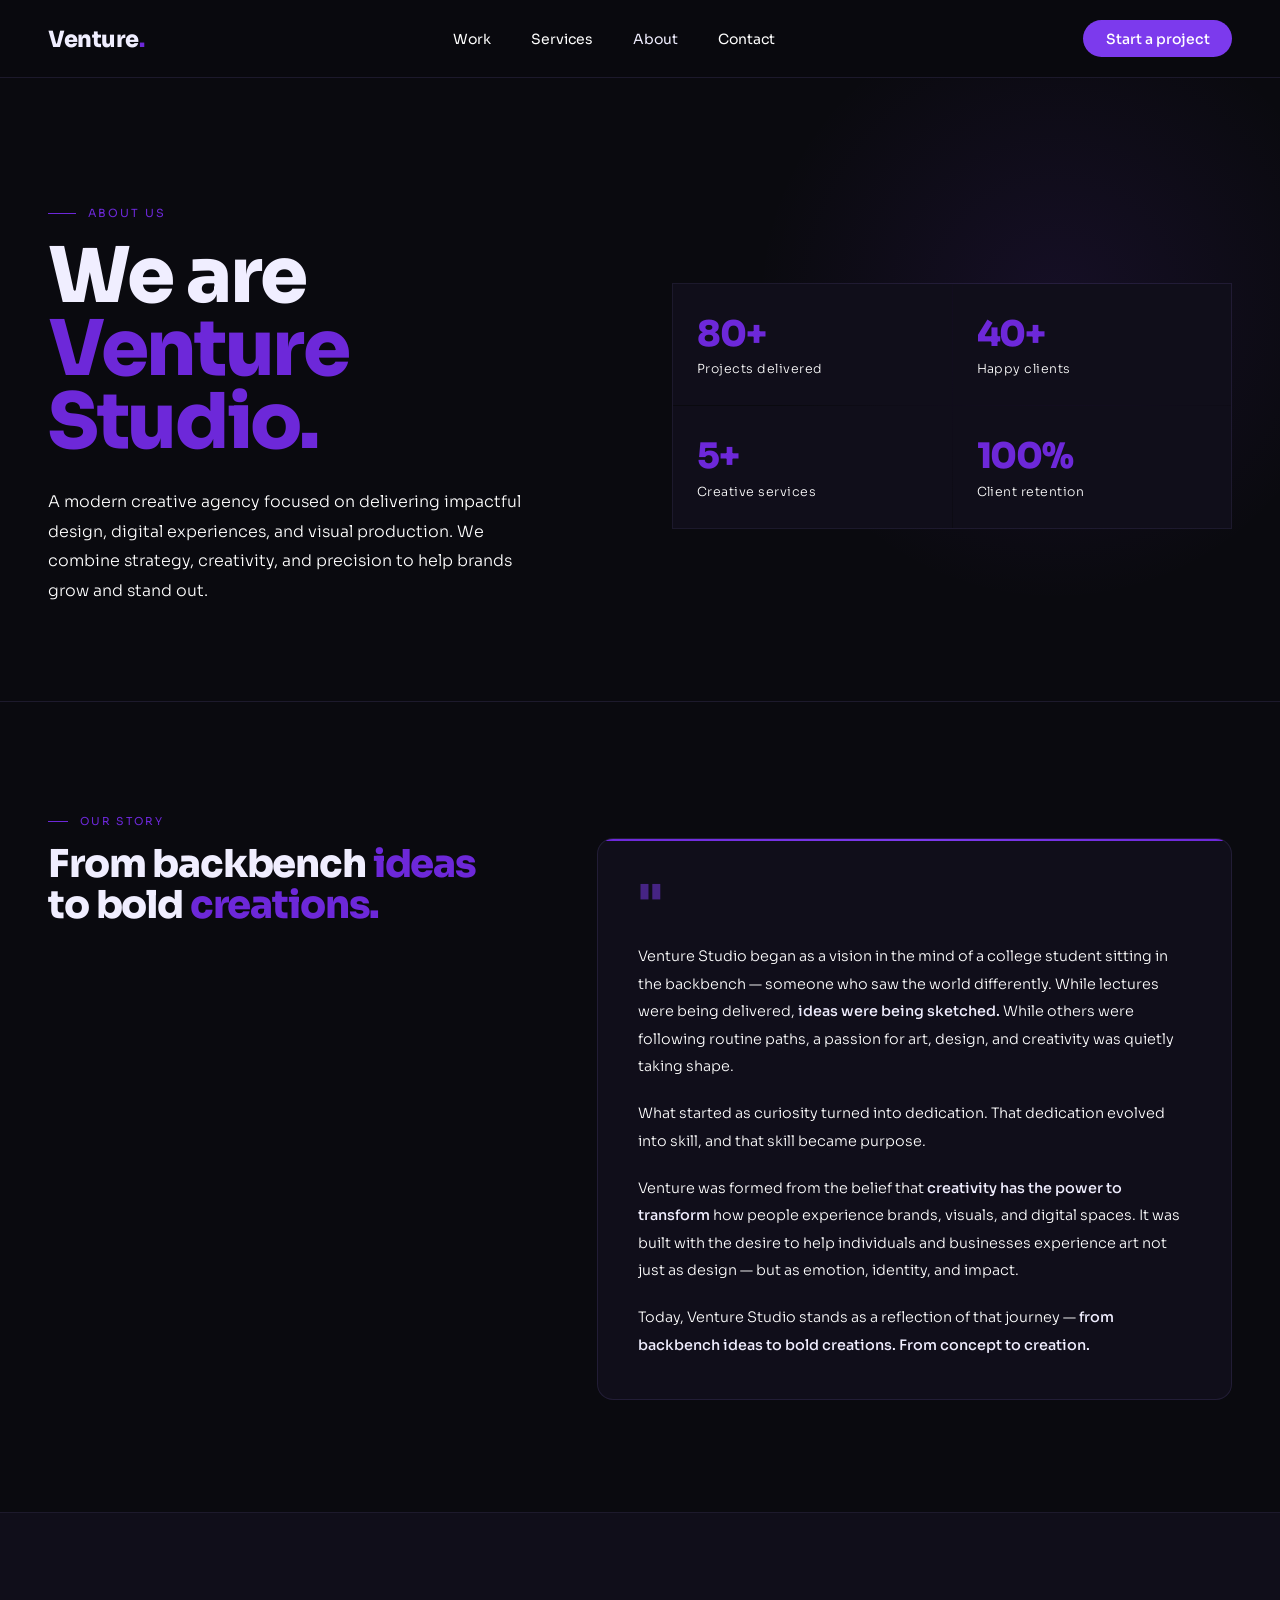
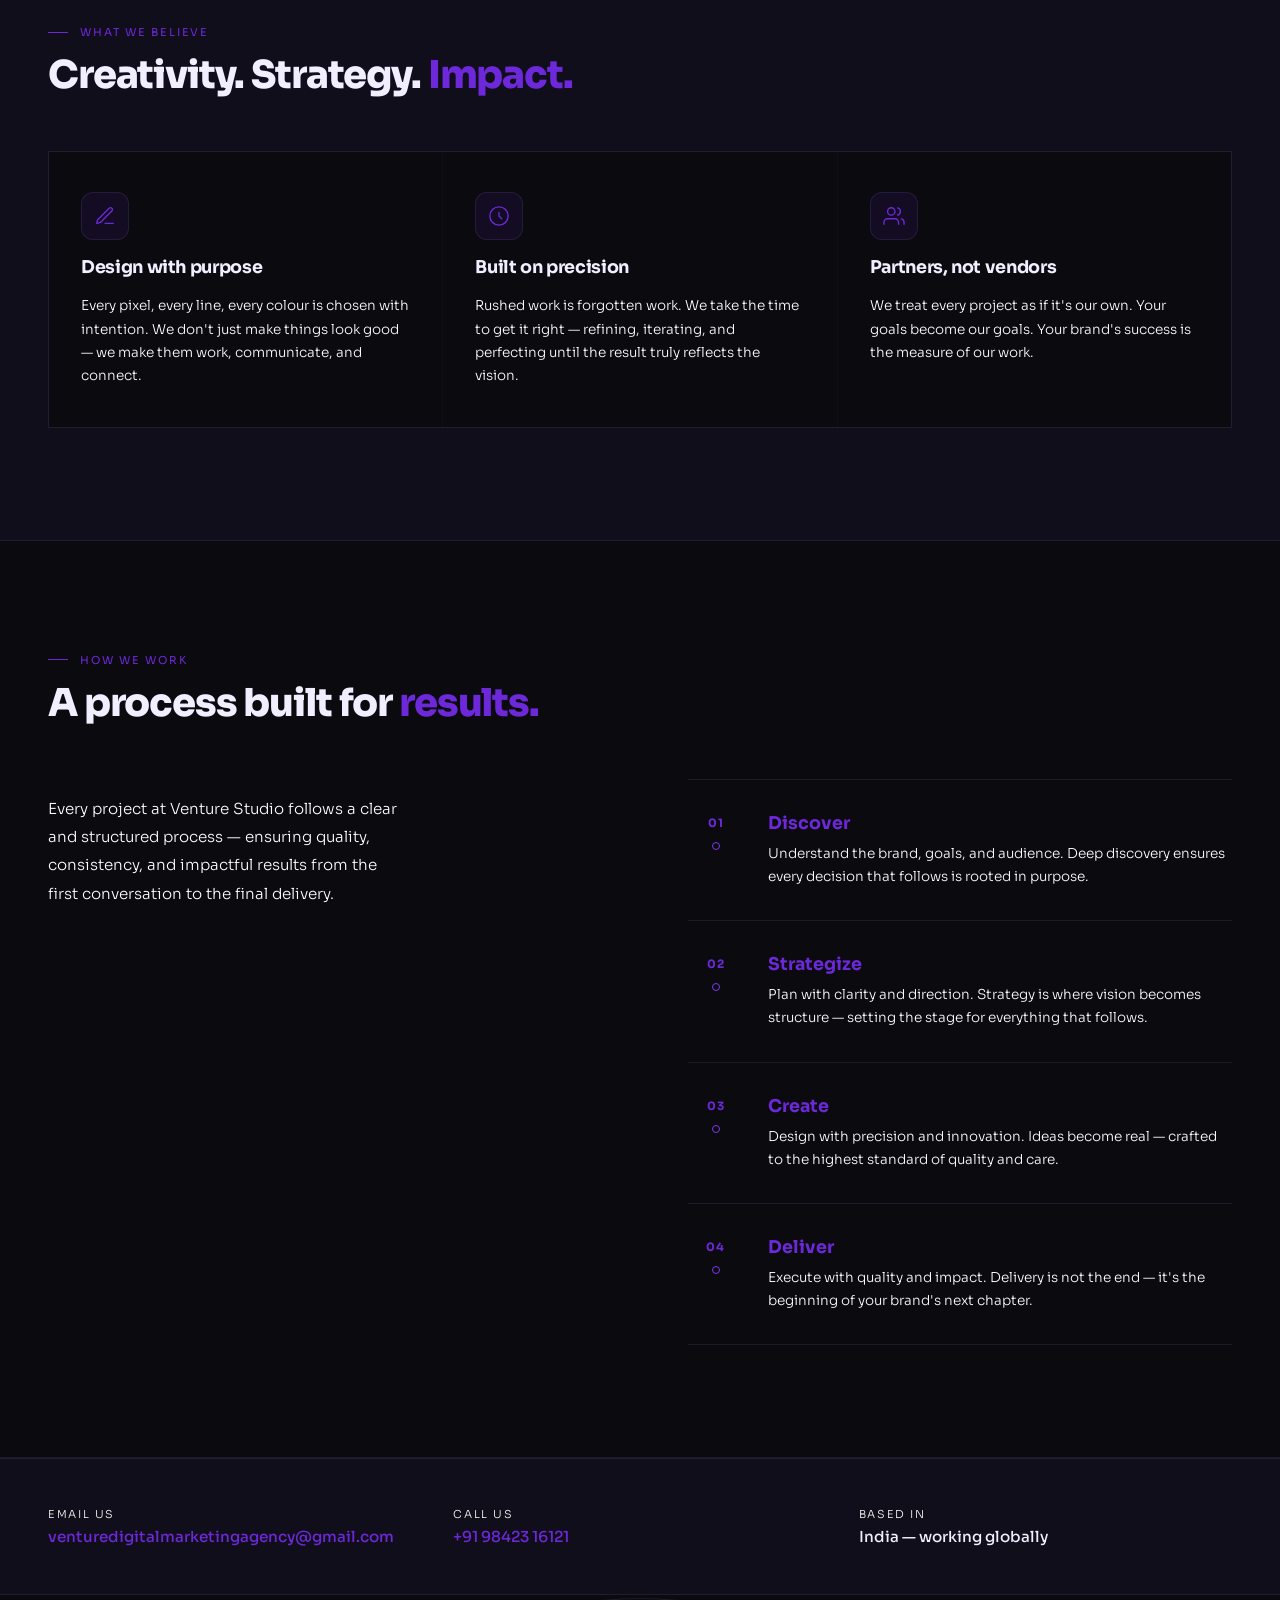
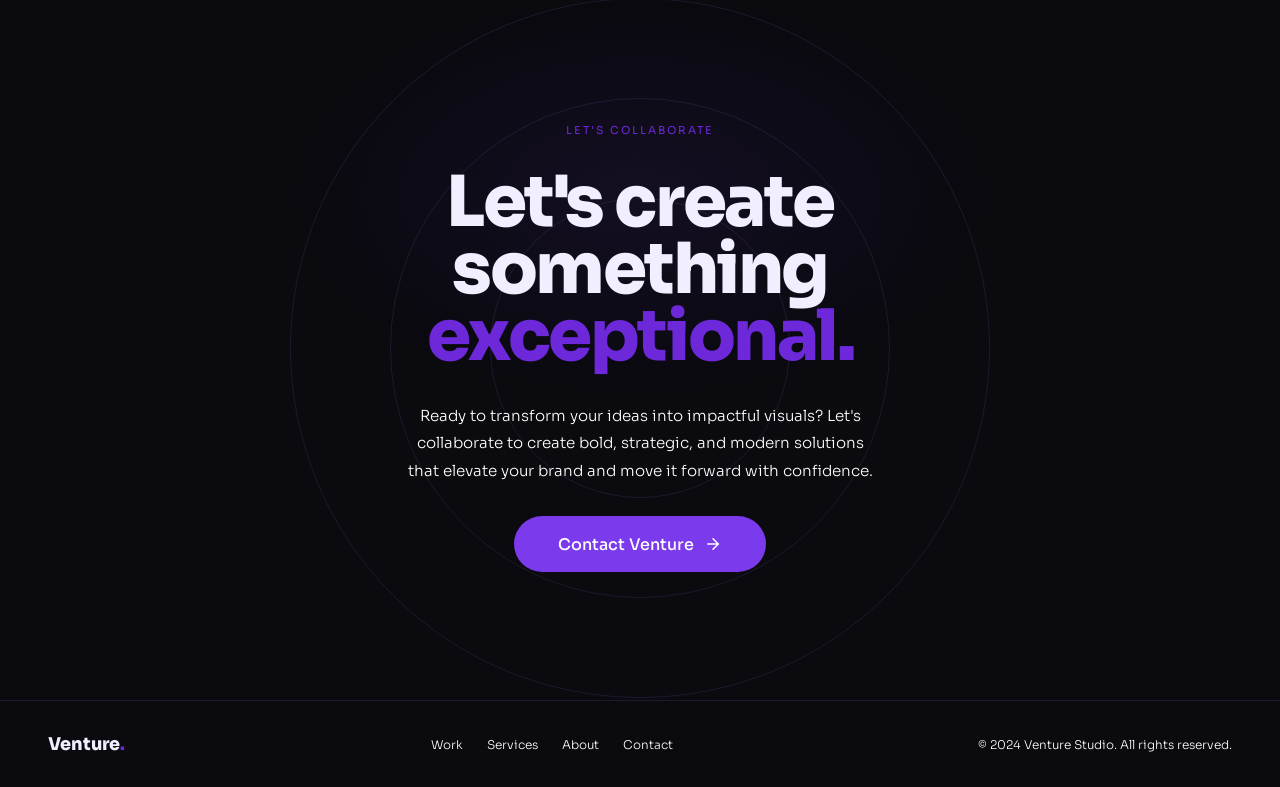
<file: about.html>
<!DOCTYPE html>
<html lang="en">
<head>
<meta charset="UTF-8"/>
<meta name="viewport" content="width=device-width, initial-scale=1.0"/>
<title>About — Venture Studio</title>
<link href="https://fonts.googleapis.com/css2?family=Sora:wght@100..800&display=swap" rel="stylesheet"/>
<style>
  *, *::before, *::after { box-sizing: border-box; margin: 0; padding: 0; }
  :root {
    --black: #0A0A0F;
    --white: #F0EEFF;
    --purple: #6D28D9;
    --violet: #7C3AED;
    --glow: #6D28D9;
    --muted: rgb(255, 255, 255);
    --card-bg: #100E1A;
    --border: rgba(167,139,250,0.12);
    --border-mid: rgba(167,139,250,0.25);
  }
  html { scroll-behavior: smooth; }
  body { background: var(--black); color: var(--white); font-family: 'Sora', sans-serif; font-weight: 300; overflow-x: hidden; }

  nav {
    position: sticky; top: 0; z-index: 100;
    display: flex; align-items: center; justify-content: space-between;
    padding: 1.25rem 3rem;
    border-bottom: 1px solid var(--border);
    background: rgba(10,10,15,0.92);
    backdrop-filter: blur(14px);
  }
  .nav-logo { font-family: 'Sora', sans-serif; font-weight: 800; font-size: 1.4rem; letter-spacing: -0.02em; color: var(--white); text-decoration: none; }
  .nav-logo span { color: var(--glow); }
  .nav-links { display: flex; gap: 2.5rem; list-style: none; }
  .nav-links a { color: var(--muted); text-decoration: none; font-size: 0.875rem; font-weight: 400; transition: color 0.2s; }
  .nav-links a:hover, .nav-links a.active { color: var(--white); }
  .nav-cta { background: var(--violet); color: #fff; border: none; padding: 0.6rem 1.4rem; border-radius: 100px; font-family: 'Sora', sans-serif; font-weight: 500; font-size: 0.875rem; cursor: pointer; text-decoration: none; transition: opacity 0.2s, transform 0.15s; display: inline-block; }
  .nav-cta:hover { opacity: 0.88; transform: scale(0.98); }

  /* HERO */
  .about-hero {
    padding: 8rem 3rem 6rem;
    position: relative; overflow: hidden;
    border-bottom: 1px solid var(--border);
    display: grid; grid-template-columns: 1fr 1fr; gap: 4rem; align-items: center;
  }
  .about-hero::before {
    content: ''; position: absolute; top: -100px; right: -100px;
    width: 650px; height: 650px; border-radius: 50%;
    background: radial-gradient(circle, rgba(124,58,237,0.10) 0%, transparent 65%);
    pointer-events: none;
  }
  .hero-left { position: relative; z-index: 1; }
  .eyebrow { font-size: 0.7rem; letter-spacing: 0.18em; text-transform: uppercase; color: var(--glow); margin-bottom: 1.25rem; font-weight: 400; display: flex; align-items: center; gap: 0.75rem; }
  .eyebrow::before { content: ''; display: block; width: 28px; height: 1px; background: var(--glow); }
  .hero-heading { font-family: 'Sora', sans-serif; font-size: clamp(3rem, 6vw, 5.5rem); font-weight: 800; letter-spacing: -0.03em; line-height: 0.95; margin-bottom: 1.75rem; }
  .hero-heading em { font-style: normal; color: var(--glow); }
  .hero-desc { font-size: 1rem; color: var(--muted); line-height: 1.85; max-width: 480px; }
  .hero-right { position: relative; z-index: 1; }

  .hero-stats { display: grid; grid-template-columns: 1fr 1fr; gap: 1px; border: 1px solid var(--border); }
  .hero-stat { background: var(--card-bg); padding: 1.75rem 1.5rem; display: flex; flex-direction: column; gap: 0.35rem; transition: background 0.2s; }
  .hero-stat:hover { background: #160f2a; }
  .hero-stat-val { font-family: 'Sora', sans-serif; font-size: 2.2rem; font-weight: 800; letter-spacing: -0.03em; color: var(--glow); }
  .hero-stat-label { font-size: 0.78rem; color: var(--muted); letter-spacing: 0.04em; }

  /* STORY */
  .story-section {
    padding: 7rem 3rem;
    display: grid; grid-template-columns: 1fr 1.4fr; gap: 6rem; align-items: start;
    border-bottom: 1px solid var(--border);
  }
  .story-left { position: sticky; top: 6rem; }
  .section-label { font-size: 0.68rem; letter-spacing: 0.18em; text-transform: uppercase; color: var(--glow); margin-bottom: 1rem; font-weight: 400; display: flex; align-items: center; gap: 0.75rem; }
  .section-label::before { content: ''; display: block; width: 20px; height: 1px; background: var(--glow); }
  .section-heading { font-family: 'Sora', sans-serif; font-size: clamp(1.8rem, 3vw, 2.8rem); font-weight: 800; letter-spacing: -0.03em; line-height: 1.05; }
  .section-heading em { font-style: normal; color: var(--glow); }

  .story-card {
    background: var(--card-bg); border: 1px solid var(--border);
    border-radius: 16px; padding: 2.5rem;
    position: relative; overflow: hidden; margin-top: 1.5rem;
  }
  .story-card::before {
    content: ''; position: absolute; top: 0; left: 0; right: 0; height: 2px;
    background: linear-gradient(90deg, var(--purple), var(--violet), var(--glow));
  }
  .story-quote { font-size: 3rem; color: var(--violet); font-weight: 800; line-height: 1; margin-bottom: 1rem; opacity: 0.5; }
  .story-text { font-size: 0.9rem; color: var(--muted); line-height: 1.9; }
  .story-text + .story-text { margin-top: 1.25rem; }
  .story-highlight { color: var(--white); font-weight: 500; }

  /* BELIEFS */
  .mission-section { padding: 7rem 3rem; border-bottom: 1px solid var(--border); background: var(--card-bg); }
  .mission-inner { display: grid; grid-template-columns: repeat(3, 1fr); gap: 1px; border: 1px solid var(--border); margin-top: 3.5rem; }
  .mission-card {
    padding: 2.5rem 2rem; display: flex; flex-direction: column; gap: 1rem;
    background: var(--black); transition: background 0.2s; position: relative; overflow: hidden;
  }
  .mission-card::before { content: ''; position: absolute; top: 0; left: 0; right: 0; height: 2px; background: linear-gradient(90deg, var(--purple), var(--glow)); opacity: 0; transition: opacity 0.25s; }
  .mission-card:hover { background: #0f0c1a; }
  .mission-card:hover::before { opacity: 1; }
  .mission-icon { width: 48px; height: 48px; border-radius: 12px; border: 1px solid var(--border); background: rgba(109,40,217,0.10); display: flex; align-items: center; justify-content: center; }
  .mission-icon svg { width: 22px; height: 22px; stroke: var(--glow); fill: none; stroke-width: 1.5; stroke-linecap: round; stroke-linejoin: round; }
  .mission-title { font-family: 'Sora', sans-serif; font-size: 1.1rem; font-weight: 700; letter-spacing: -0.02em; }
  .mission-desc { font-size: 0.85rem; color: var(--muted); line-height: 1.7; }

  /* APPROACH */
  .approach-section { padding: 7rem 3rem; border-bottom: 1px solid var(--border); }
  .approach-inner { display: grid; grid-template-columns: 1fr 1fr; gap: 6rem; align-items: start; margin-top: 3.5rem; }
  .approach-intro { font-size: 0.95rem; color: var(--muted); line-height: 1.85; max-width: 360px; margin-top: 1rem; }
  .steps { display: flex; flex-direction: column; }
  .step { display: grid; grid-template-columns: 56px 1fr; gap: 1.5rem; align-items: start; padding: 2rem 0; border-bottom: 1px solid var(--border); }
  .step:first-child { border-top: 1px solid var(--border); }
  .step-num-wrap { display: flex; flex-direction: column; align-items: center; gap: 0.5rem; padding-top: 4px; }
  .step-num { font-size: 0.72rem; color: var(--glow); letter-spacing: 0.1em; font-weight: 700; }
  .step-dot { width: 8px; height: 8px; border-radius: 50%; border: 1.5px solid var(--violet); margin-top: 4px; }
  .step-title { font-family: 'Sora', sans-serif; font-size: 1.1rem; font-weight: 700; margin-bottom: 0.5rem; color: var(--glow); }
  .step-desc { font-size: 0.85rem; color: var(--muted); line-height: 1.7; }

  /* CONTACT BAND */
  .contact-band {
    padding: 3rem; background: var(--card-bg);
    border-top: 1px solid var(--border); border-bottom: 1px solid var(--border);
    display: grid; grid-template-columns: repeat(3, 1fr); gap: 2rem; align-items: center;
  }
  .contact-item { display: flex; flex-direction: column; gap: 0.4rem; }
  .contact-item-label { font-size: 0.68rem; letter-spacing: 0.15em; text-transform: uppercase; color: var(--muted); }
  .contact-item-val { font-size: 0.95rem; color: var(--white); font-weight: 500; }
  .contact-item-val a { color: var(--glow); text-decoration: none; transition: opacity 0.2s; }
  .contact-item-val a:hover { opacity: 0.8; }

  /* CTA */
  .cta-section { padding: 8rem 3rem; text-align: center; display: flex; flex-direction: column; align-items: center; gap: 2rem; position: relative; overflow: hidden; }
  .cta-section::before { content: ''; position: absolute; top: 0; left: 50%; transform: translateX(-50%); width: 700px; height: 400px; background: radial-gradient(ellipse, rgba(124,58,237,0.09) 0%, transparent 70%); pointer-events: none; }
  .cta-ring { position: absolute; border-radius: 50%; border: 1px solid var(--border); pointer-events: none; }
  .cta-ring-1 { width: 300px; height: 300px; top: 50%; left: 50%; transform: translate(-50%,-50%); }
  .cta-ring-2 { width: 500px; height: 500px; top: 50%; left: 50%; transform: translate(-50%,-50%); }
  .cta-ring-3 { width: 700px; height: 700px; top: 50%; left: 50%; transform: translate(-50%,-50%); }
  .cta-label { font-size: 0.68rem; letter-spacing: 0.18em; text-transform: uppercase; color: var(--glow); font-weight: 400; position: relative; z-index: 1; }
  .cta-heading { font-family: 'Sora', sans-serif; font-size: clamp(2.5rem, 5.5vw, 5rem); font-weight: 800; letter-spacing: -0.035em; line-height: 0.95; max-width: 700px; position: relative; z-index: 1; }
  .cta-heading em { font-style: normal; color: var(--glow); }
  .cta-sub { font-size: 0.95rem; color: var(--muted); max-width: 480px; line-height: 1.8; position: relative; z-index: 1; }
  .cta-btn { background: var(--violet); color: #fff; border: none; padding: 1.1rem 2.75rem; border-radius: 100px; font-family: 'Sora', sans-serif; font-weight: 500; font-size: 1rem; cursor: pointer; text-decoration: none; display: inline-flex; align-items: center; gap: 0.6rem; transition: opacity 0.2s, transform 0.15s; position: relative; z-index: 1; }
  .cta-btn:hover { opacity: 0.88; transform: scale(0.98); }
  .cta-btn svg { width: 18px; height: 18px; stroke: #fff; fill: none; stroke-width: 2; stroke-linecap: round; stroke-linejoin: round; }

  footer { border-top: 1px solid var(--border); padding: 2rem 3rem; display: flex; align-items: center; justify-content: space-between; }
  .footer-logo { font-family: 'Sora', sans-serif; font-weight: 800; font-size: 1.1rem; color: var(--white); text-decoration: none; }
  .footer-logo span { color: var(--glow); }
  .footer-copy { font-size: 0.75rem; color: var(--muted); }
  .footer-links { display: flex; gap: 1.5rem; }
  .footer-links a { font-size: 0.75rem; color: var(--muted); text-decoration: none; transition: color 0.2s; }
  .footer-links a:hover { color: var(--white); }

  .fade-up { opacity: 0; transform: translateY(24px); animation: fadeUp 0.7s ease both; }
  .fade-up:nth-child(1) { animation-delay: 0.1s; }
  .fade-up:nth-child(2) { animation-delay: 0.22s; }
  .fade-up:nth-child(3) { animation-delay: 0.34s; }
  @keyframes fadeUp { to { opacity: 1; transform: translateY(0); } }

  @media (max-width: 1024px) {
    .about-hero { grid-template-columns: 1fr; gap: 3rem; }
    .story-section { grid-template-columns: 1fr; gap: 3rem; }
    .story-left { position: static; }
    .mission-inner { grid-template-columns: 1fr; }
    .approach-inner { grid-template-columns: 1fr; gap: 3rem; }
    .contact-band { grid-template-columns: 1fr; gap: 1.5rem; }
  }
  @media (max-width: 680px) {
    nav { padding: 1rem 1.5rem; }
    .nav-links { display: none; }
    .about-hero, .story-section, .mission-section, .approach-section, .cta-section, .contact-band { padding-left: 1.5rem; padding-right: 1.5rem; }
    footer { flex-direction: column; gap: 1rem; text-align: center; }
  }
</style>
</head>
<body>

<nav>
  <a class="nav-logo" href="index.html">Venture<span>.</span></a>
  <ul class="nav-links">
    <li><a href="work.html">Work</a></li>
    <li><a href="services.html">Services</a></li>
    <li><a href="about.html" class="active">About</a></li>
    <li><a href="contact.html">Contact</a></li>
  </ul>
  <a class="nav-cta" href="contact.html">Start a project</a>
</nav>

<!-- HERO -->
<section class="about-hero">
  <div class="hero-left">
    <p class="eyebrow fade-up">About us</p>
    <h1 class="hero-heading fade-up">We are <em>Venture Studio.</em></h1>
    <p class="hero-desc fade-up">A modern creative agency focused on delivering impactful design, digital experiences, and visual production. We combine strategy, creativity, and precision to help brands grow and stand out.</p>
  </div>
  <div class="hero-right">
    <div class="hero-stats">
      <div class="hero-stat">
        <span class="hero-stat-val">80+</span>
        <span class="hero-stat-label">Projects delivered</span>
      </div>
      <div class="hero-stat">
        <span class="hero-stat-val">40+</span>
        <span class="hero-stat-label">Happy clients</span>
      </div>
      <div class="hero-stat">
        <span class="hero-stat-val">5+</span>
        <span class="hero-stat-label">Creative services</span>
      </div>
      <div class="hero-stat">
        <span class="hero-stat-val">100%</span>
        <span class="hero-stat-label">Client retention</span>
      </div>
    </div>
  </div>
</section>

<!-- OUR STORY -->
<section class="story-section">
  <div class="story-left">
    <p class="section-label">Our story</p>
    <h2 class="section-heading">From backbench <em>ideas</em> to bold <em>creations.</em></h2>
  </div>
  <div>
    <div class="story-card">
      <div class="story-quote">"</div>
      <p class="story-text">Venture Studio began as a vision in the mind of a college student sitting in the backbench — someone who saw the world differently. While lectures were being delivered, <span class="story-highlight">ideas were being sketched.</span> While others were following routine paths, a passion for art, design, and creativity was quietly taking shape.</p>
      <p class="story-text">What started as curiosity turned into dedication. That dedication evolved into skill, and that skill became purpose.</p>
      <p class="story-text">Venture was formed from the belief that <span class="story-highlight">creativity has the power to transform</span> how people experience brands, visuals, and digital spaces. It was built with the desire to help individuals and businesses experience art not just as design — but as emotion, identity, and impact.</p>
      <p class="story-text">Today, Venture Studio stands as a reflection of that journey — <span class="story-highlight">from backbench ideas to bold creations. From concept to creation.</span></p>
    </div>
  </div>
</section>

<!-- WHAT WE BELIEVE -->
<section class="mission-section">
  <p class="section-label">What we believe</p>
  <h2 class="section-heading">Creativity. Strategy. <em>Impact.</em></h2>
  <div class="mission-inner">
    <div class="mission-card">
      <div class="mission-icon">
        <svg viewBox="0 0 24 24"><path d="M12 20h9"/><path d="M16.5 3.5a2.121 2.121 0 0 1 3 3L7 19l-4 1 1-4L16.5 3.5z"/></svg>
      </div>
      <h3 class="mission-title">Design with purpose</h3>
      <p class="mission-desc">Every pixel, every line, every colour is chosen with intention. We don't just make things look good — we make them work, communicate, and connect.</p>
    </div>
    <div class="mission-card">
      <div class="mission-icon">
        <svg viewBox="0 0 24 24"><circle cx="12" cy="12" r="10"/><path d="M12 8v4l3 3"/></svg>
      </div>
      <h3 class="mission-title">Built on precision</h3>
      <p class="mission-desc">Rushed work is forgotten work. We take the time to get it right — refining, iterating, and perfecting until the result truly reflects the vision.</p>
    </div>
    <div class="mission-card">
      <div class="mission-icon">
        <svg viewBox="0 0 24 24"><path d="M17 21v-2a4 4 0 0 0-4-4H5a4 4 0 0 0-4 4v2"/><circle cx="9" cy="7" r="4"/><path d="M23 21v-2a4 4 0 0 0-3-3.87"/><path d="M16 3.13a4 4 0 0 1 0 7.75"/></svg>
      </div>
      <h3 class="mission-title">Partners, not vendors</h3>
      <p class="mission-desc">We treat every project as if it's our own. Your goals become our goals. Your brand's success is the measure of our work.</p>
    </div>
  </div>
</section>

<!-- APPROACH -->
<section class="approach-section">
  <p class="section-label">How we work</p>
  <h2 class="section-heading">A process built for <em>results.</em></h2>
  <div class="approach-inner">
    <div>
      <p class="approach-intro">Every project at Venture Studio follows a clear and structured process — ensuring quality, consistency, and impactful results from the first conversation to the final delivery.</p>
    </div>
    <div class="steps">
      <div class="step">
        <div class="step-num-wrap"><span class="step-num">01</span><div class="step-dot"></div></div>
        <div><h4 class="step-title">Discover</h4><p class="step-desc">Understand the brand, goals, and audience. Deep discovery ensures every decision that follows is rooted in purpose.</p></div>
      </div>
      <div class="step">
        <div class="step-num-wrap"><span class="step-num">02</span><div class="step-dot"></div></div>
        <div><h4 class="step-title">Strategize</h4><p class="step-desc">Plan with clarity and direction. Strategy is where vision becomes structure — setting the stage for everything that follows.</p></div>
      </div>
      <div class="step">
        <div class="step-num-wrap"><span class="step-num">03</span><div class="step-dot"></div></div>
        <div><h4 class="step-title">Create</h4><p class="step-desc">Design with precision and innovation. Ideas become real — crafted to the highest standard of quality and care.</p></div>
      </div>
      <div class="step">
        <div class="step-num-wrap"><span class="step-num">04</span><div class="step-dot"></div></div>
        <div><h4 class="step-title">Deliver</h4><p class="step-desc">Execute with quality and impact. Delivery is not the end — it's the beginning of your brand's next chapter.</p></div>
      </div>
    </div>
  </div>
</section>

<!-- CONTACT BAND -->
<div class="contact-band">
  <div class="contact-item">
    <span class="contact-item-label">Email us</span>
    <span class="contact-item-val"><a href="mailto:venturedigitalmarketingagency@gmail.com">venturedigitalmarketingagency@gmail.com</a></span>
  </div>
  <div class="contact-item">
    <span class="contact-item-label">Call us</span>
    <span class="contact-item-val"><a href="tel:+919842316121">+91 98423 16121</a></span>
  </div>
  <div class="contact-item">
    <span class="contact-item-label">Based in</span>
    <span class="contact-item-val">India — working globally</span>
  </div>
</div>

<!-- CTA -->
<section class="cta-section">
  <div class="cta-ring cta-ring-1"></div>
  <div class="cta-ring cta-ring-2"></div>
  <div class="cta-ring cta-ring-3"></div>
  <p class="cta-label">Let's collaborate</p>
  <h2 class="cta-heading">Let's create something <em>exceptional.</em></h2>
  <p class="cta-sub">Ready to transform your ideas into impactful visuals? Let's collaborate to create bold, strategic, and modern solutions that elevate your brand and move it forward with confidence.</p>
  <a class="cta-btn" href="contact.html">
    Contact Venture
    <svg viewBox="0 0 24 24"><line x1="5" y1="12" x2="19" y2="12"/><polyline points="12 5 19 12 12 19"/></svg>
  </a>
</section>

<footer>
  <a class="footer-logo" href="index.html">Venture<span>.</span></a>
  <div class="footer-links">
    <a href="index.html">Work</a>
    <a href="services.html">Services</a>
    <a href="about.html">About</a>
    <a href="contact.html">Contact</a>
  </div>
  <p class="footer-copy">© 2024 Venture Studio. All rights reserved.</p>
</footer>

</body>
</html>
</file>
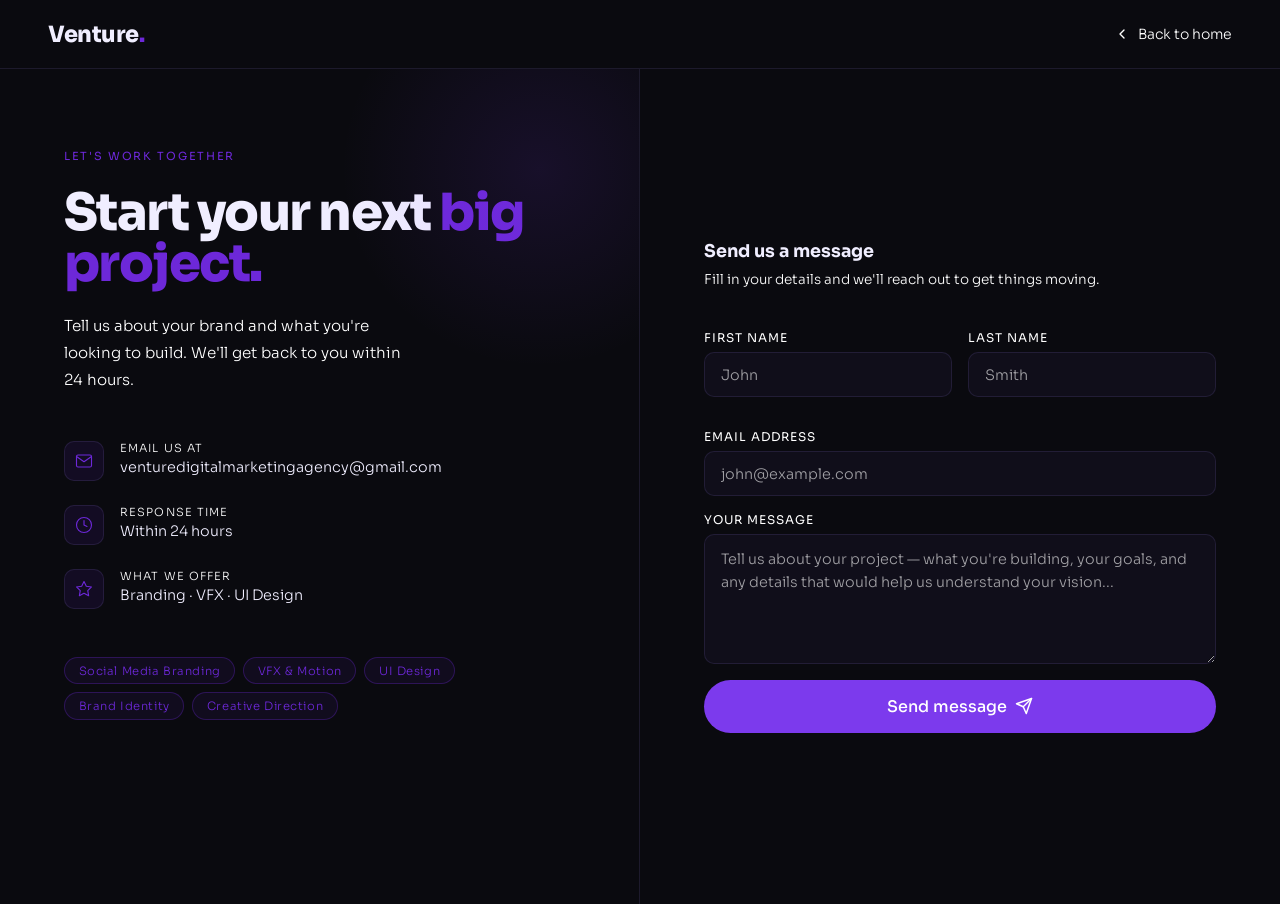
<file: contact.html>
<!DOCTYPE html>
<html lang="en">
<head>
<meta charset="UTF-8"/>
<meta name="viewport" content="width=device-width, initial-scale=1.0"/>
<title>Start a Project — Venture</title>
<link href="https://fonts.googleapis.com/css2?family=Sora:wght@400;700;800&family=DM+Sans:wght@300;400;500&display=swap" rel="stylesheet"/>
<style>
  *, *::before, *::after { box-sizing: border-box; margin: 0; padding: 0; }
  :root {
    --black: #0A0A0F;
    --white: #F0EEFF;
    --purple: #6D28D9;
    --violet: #7C3AED;
    --glow: #6D28D9;
    --muted: rgb(255, 255, 255);
    --card-bg: #100E1A;
    --border: rgba(167,139,250,0.12);
    --border-focus: rgba(167,139,250,0.5);
  }
  html { scroll-behavior: smooth; }
  body { background: var(--black); color: var(--white); font-family: 'Sora', sans-serif; font-weight: 300; min-height: 100vh; overflow-x: hidden; }

  nav {
    display: flex; align-items: center; justify-content: space-between;
    padding: 1.25rem 3rem;
    border-bottom: 1px solid var(--border);
    background: rgba(10,10,15,0.95);
  }
  .nav-logo { font-family: 'Sora', sans-serif; font-weight: 800; font-size: 1.4rem; letter-spacing: -0.02em; color: var(--white); text-decoration: none; }
  .nav-logo span { color: var(--glow); }
  .nav-back { display: flex; align-items: center; gap: 0.5rem; color: var(--muted); text-decoration: none; font-size: 0.875rem; transition: color 0.2s; }
  .nav-back:hover { color: var(--white); }
  .nav-back svg { width: 16px; height: 16px; }

  .page { display: grid; grid-template-columns: 1fr 1fr; min-height: calc(100vh - 65px); }

  .left-panel {
    padding: 5rem 4rem;
    border-right: 1px solid var(--border);
    display: flex; flex-direction: column; justify-content: space-between;
    position: relative; overflow: hidden;
  }
  .left-panel::before {
    content: '';
    position: absolute; top: -100px; right: -100px;
    width: 400px; height: 400px;
    border-radius: 50%;
    background: radial-gradient(circle, rgba(124,58,237,0.12) 0%, transparent 70%);
    pointer-events: none;
  }
  .left-eyebrow { font-size: 0.7rem; letter-spacing: 0.15em; text-transform: uppercase; color: var(--glow); margin-bottom: 1.5rem; font-weight: 400; }
  .left-heading { font-family: 'Sora', sans-serif; font-size: clamp(2.2rem, 4vw, 3.5rem); font-weight: 800; letter-spacing: -0.03em; line-height: 1.0; margin-bottom: 1.5rem; }
  .left-heading em { font-style: normal; color: var(--glow); }
  .left-sub { color: var(--muted); font-size: 0.95rem; line-height: 1.75; max-width: 340px; margin-bottom: 3rem; }

  .info-items { display: flex; flex-direction: column; gap: 1.5rem; margin-bottom: 3rem; }
  .info-item { display: flex; align-items: flex-start; gap: 1rem; }
  .info-icon {
    width: 40px; height: 40px; border-radius: 10px; flex-shrink: 0;
    border: 1px solid var(--border);
    background: rgba(109,40,217,0.10);
    display: flex; align-items: center; justify-content: center;
  }
  .info-icon svg { width: 18px; height: 18px; stroke: var(--glow); fill: none; stroke-width: 1.5; stroke-linecap: round; stroke-linejoin: round; }
  .info-text-label { font-size: 0.7rem; letter-spacing: 0.1em; text-transform: uppercase; color: var(--muted); margin-bottom: 0.2rem; }
  .info-text-val { font-size: 0.9rem; color: var(--white); }

  .left-tags { display: flex; flex-wrap: wrap; gap: 0.5rem; }
  .tag { border: 1px solid rgba(109,40,217,0.3); border-radius: 100px; padding: 0.35rem 0.85rem; font-size: 0.72rem; letter-spacing: 0.05em; color: var(--glow); background: rgba(109,40,217,0.08); }

  .right-panel { padding: 5rem 4rem; display: flex; flex-direction: column; justify-content: center; }
  .form-title { font-family: 'Sora', sans-serif; font-size: 1.1rem; font-weight: 700; margin-bottom: 0.4rem; }
  .form-subtitle { font-size: 0.85rem; color: var(--muted); margin-bottom: 2.5rem; line-height: 1.6; }

  .form-row { display: grid; grid-template-columns: 1fr 1fr; gap: 1rem; margin-bottom: 1rem; }
  .form-group { display: flex; flex-direction: column; gap: 0.4rem; margin-bottom: 1rem; }
  .form-label { font-size: 0.75rem; letter-spacing: 0.08em; text-transform: uppercase; color: var(--muted); font-weight: 400; }

  .form-input, .form-textarea {
    background: var(--card-bg);
    border: 1px solid var(--border);
    border-radius: 10px;
    padding: 0.8rem 1rem;
    color: var(--white);
    font-family: 'Sora', sans-serif;
    font-size: 0.9rem;
    font-weight: 300;
    outline: none;
    transition: border-color 0.2s;
    width: 100%;
  }
  .form-input::placeholder, .form-textarea::placeholder { color: var(--muted); opacity: 0.6; }
  .form-input:focus, .form-textarea:focus { border-color: var(--border-focus); }
  .form-textarea { resize: vertical; min-height: 130px; line-height: 1.6; }

  .form-submit {
    width: 100%;
    background: var(--violet);
    color: #fff;
    border: none;
    padding: 1rem 2rem;
    border-radius: 100px;
    font-family: 'Sora', sans-serif;
    font-weight: 500;
    font-size: 1rem;
    cursor: pointer;
    margin-top: 0.5rem;
    transition: opacity 0.2s, transform 0.15s;
    display: flex; align-items: center; justify-content: center; gap: 0.5rem;
  }
  .form-submit:hover { opacity: 0.88; transform: scale(0.99); }
  .form-submit:disabled { opacity: 0.5; cursor: not-allowed; transform: none; }
  .form-submit svg { width: 18px; height: 18px; stroke: #fff; fill: none; stroke-width: 2; stroke-linecap: round; stroke-linejoin: round; }

  .success-state {
    display: none;
    flex-direction: column; align-items: center; justify-content: center;
    text-align: center; padding: 3rem 2rem; gap: 1rem;
  }
  .success-icon {
    width: 64px; height: 64px; border-radius: 50%;
    background: rgba(109,40,217,0.15);
    border: 1px solid rgba(167,139,250,0.3);
    display: flex; align-items: center; justify-content: center;
    margin-bottom: 0.5rem;
  }
  .success-icon svg { width: 28px; height: 28px; stroke: var(--glow); fill: none; stroke-width: 2; stroke-linecap: round; stroke-linejoin: round; }
  .success-title { font-family: 'Sora', sans-serif; font-size: 1.5rem; font-weight: 800; letter-spacing: -0.02em; }
  .success-title em { font-style: normal; color: var(--glow); }
  .success-sub { font-size: 0.9rem; color: var(--muted); line-height: 1.7; max-width: 280px; }
  .success-back { margin-top: 1rem; background: none; border: 1px solid var(--border); color: var(--white); padding: 0.7rem 1.5rem; border-radius: 100px; font-family: 'Sora', sans-serif; font-size: 0.875rem; cursor: pointer; transition: border-color 0.2s; }
  .success-back:hover { border-color: var(--border-focus); }

  .form-error { font-size: 0.78rem; color: #F87171; margin-top: 0.75rem; display: none; text-align: center; }

  @media (max-width: 768px) {
    .page { grid-template-columns: 1fr; }
    .left-panel { padding: 3rem 1.5rem; border-right: none; border-bottom: 1px solid var(--border); }
    .right-panel { padding: 3rem 1.5rem; }
    nav { padding: 1rem 1.5rem; }
  }
</style>
</head>
<body>

<nav>
  <a class="nav-logo" href="index.html">Venture<span>.</span></a>
  <a class="nav-back" href="index.html">
    <svg viewBox="0 0 24 24" fill="none" stroke="currentColor" stroke-width="2" stroke-linecap="round" stroke-linejoin="round"><polyline points="15 18 9 12 15 6"/></svg>
    Back to home
  </a>
</nav>

<div class="page">

  <div class="left-panel">
    <div>
      <p class="left-eyebrow">Let's work together</p>
      <h1 class="left-heading">Start your next <em>big project.</em></h1>
      <p class="left-sub">Tell us about your brand and what you're looking to build. We'll get back to you within 24 hours.</p>

      <div class="info-items">
        <div class="info-item">
          <div class="info-icon">
            <svg viewBox="0 0 24 24"><path d="M4 4h16c1.1 0 2 .9 2 2v12c0 1.1-.9 2-2 2H4c-1.1 0-2-.9-2-2V6c0-1.1.9-2 2-2z"/><polyline points="22,6 12,13 2,6"/></svg>
          </div>
          <div>
            <p class="info-text-label">Email us at</p>
            <p class="info-text-val">venturedigitalmarketingagency@gmail.com</p>
          </div>
        </div>
        <div class="info-item">
          <div class="info-icon">
            <svg viewBox="0 0 24 24"><circle cx="12" cy="12" r="10"/><polyline points="12 6 12 12 16 14"/></svg>
          </div>
          <div>
            <p class="info-text-label">Response time</p>
            <p class="info-text-val">Within 24 hours</p>
          </div>
        </div>
        <div class="info-item">
          <div class="info-icon">
            <svg viewBox="0 0 24 24"><polygon points="12 2 15.09 8.26 22 9.27 17 14.14 18.18 21.02 12 17.77 5.82 21.02 7 14.14 2 9.27 8.91 8.26 12 2"/></svg>
          </div>
          <div>
            <p class="info-text-label">What we offer</p>
            <p class="info-text-val">Branding · VFX · UI Design</p>
          </div>
        </div>
      </div>

      <div class="left-tags">
        <span class="tag">Social Media Branding</span>
        <span class="tag">VFX &amp; Motion</span>
        <span class="tag">UI Design</span>
        <span class="tag">Brand Identity</span>
        <span class="tag">Creative Direction</span>
      </div>
    </div>
  </div>

  <div class="right-panel">

    <div id="form-wrap">
      <p class="form-title">Send us a message</p>
      <p class="form-subtitle">Fill in your details and we'll reach out to get things moving.</p>

      <div class="form-row">
        <div class="form-group">
          <label class="form-label" for="fname">First name</label>
          <input class="form-input" type="text" id="fname" placeholder="John" />
        </div>
        <div class="form-group">
          <label class="form-label" for="lname">Last name</label>
          <input class="form-input" type="text" id="lname" placeholder="Smith" />
        </div>
      </div>

      <div class="form-group">
        <label class="form-label" for="email">Email address</label>
        <input class="form-input" type="email" id="email" placeholder="john@example.com" />
      </div>

      <div class="form-group">
        <label class="form-label" for="message">Your message</label>
        <textarea class="form-textarea" id="message" placeholder="Tell us about your project — what you're building, your goals, and any details that would help us understand your vision..."></textarea>
      </div>

      <p class="form-error" id="form-error">Please fill in all fields before sending.</p>

      <button class="form-submit" id="submit-btn" onclick="sendEmail()">
        Send message
        <svg viewBox="0 0 24 24"><line x1="22" y1="2" x2="11" y2="13"/><polygon points="22 2 15 22 11 13 2 9 22 2"/></svg>
      </button>
    </div>

    <div class="success-state" id="success-state">
      <div class="success-icon">
        <svg viewBox="0 0 24 24"><polyline points="20 6 9 17 4 12"/></svg>
      </div>
      <h2 class="success-title">Message <em>sent!</em></h2>
      <p class="success-sub">Thanks for reaching out. We'll review your project and get back to you within 24 hours.</p>
      <button class="success-back" onclick="resetForm()">Send another message</button>
    </div>

  </div>
</div>

<script>
  async function sendEmail() {
    const fname   = document.getElementById('fname').value.trim();
    const lname   = document.getElementById('lname').value.trim();
    const email   = document.getElementById('email').value.trim();
    const message = document.getElementById('message').value.trim();
    const errorEl = document.getElementById('form-error');
  
    if (!fname || !lname || !email || !message) {
      errorEl.style.display = 'block';
      return;
    }
    errorEl.style.display = 'none';
  
    const btn = document.getElementById('submit-btn');
    btn.disabled = true;
    btn.textContent = 'Sending...';
  
    try {
      const response = await fetch('https://formspree.io/f/mjglwaql', {
        method: 'POST',
        headers: { 'Content-Type': 'application/json' },
        body: JSON.stringify({
          firstName: fname,
          lastName:  lname,
          email:     email,
          message:   message
        })
      });
  
      if (response.ok) {
        document.getElementById('form-wrap').style.display = 'none';
        document.getElementById('success-state').style.display = 'flex';
      } else {
        errorEl.textContent = 'Something went wrong. Please try again.';
        errorEl.style.display = 'block';
        btn.disabled = false;
        btn.textContent = 'Send message';
      }
    } catch (err) {
      errorEl.textContent = 'Network error. Please try again.';
      errorEl.style.display = 'block';
      btn.disabled = false;
      btn.textContent = 'Send message';
    }
  }
  
  function resetForm() {
    document.getElementById('fname').value = '';
    document.getElementById('lname').value = '';
    document.getElementById('email').value = '';
    document.getElementById('message').value = '';
    document.getElementById('submit-btn').disabled = false;
    document.getElementById('submit-btn').textContent = 'Send message';
    document.getElementById('form-wrap').style.display = 'block';
    document.getElementById('success-state').style.display = 'none';
  }
  </script>
</body>
</html>
</file>
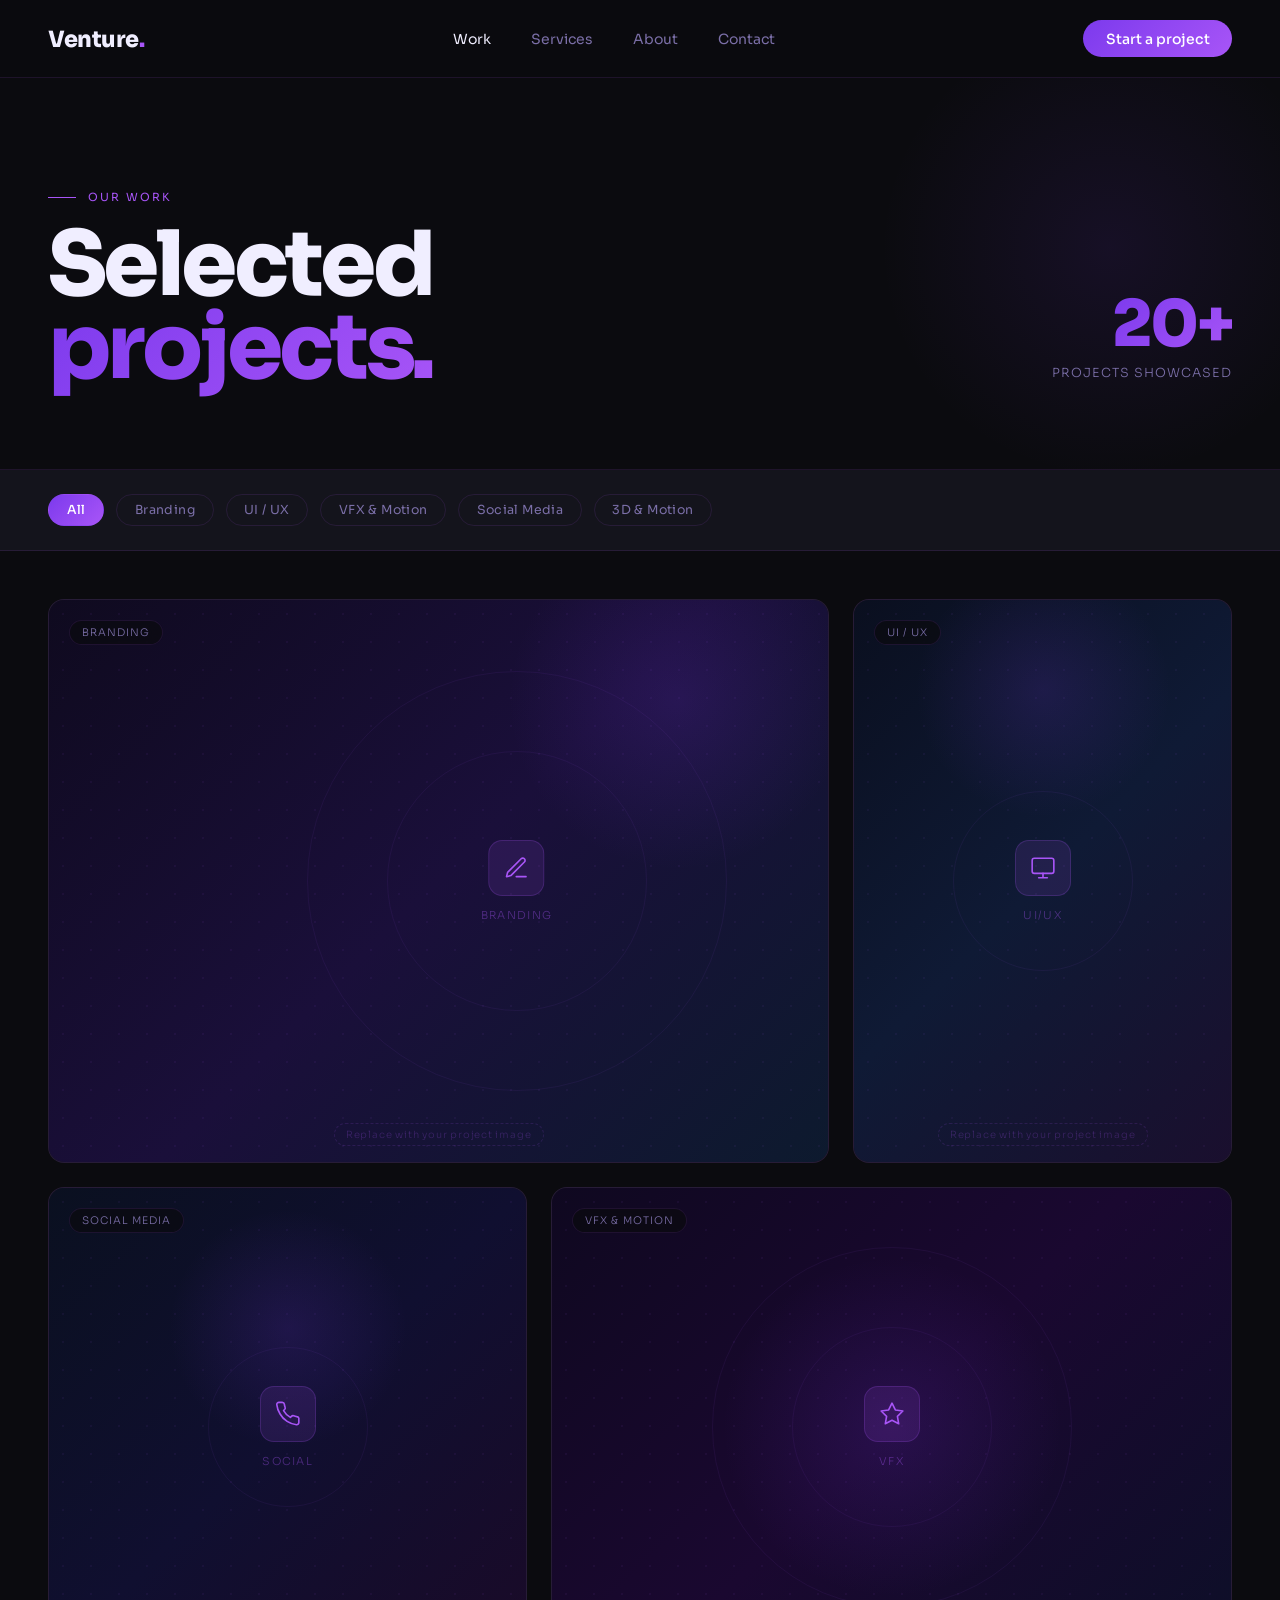
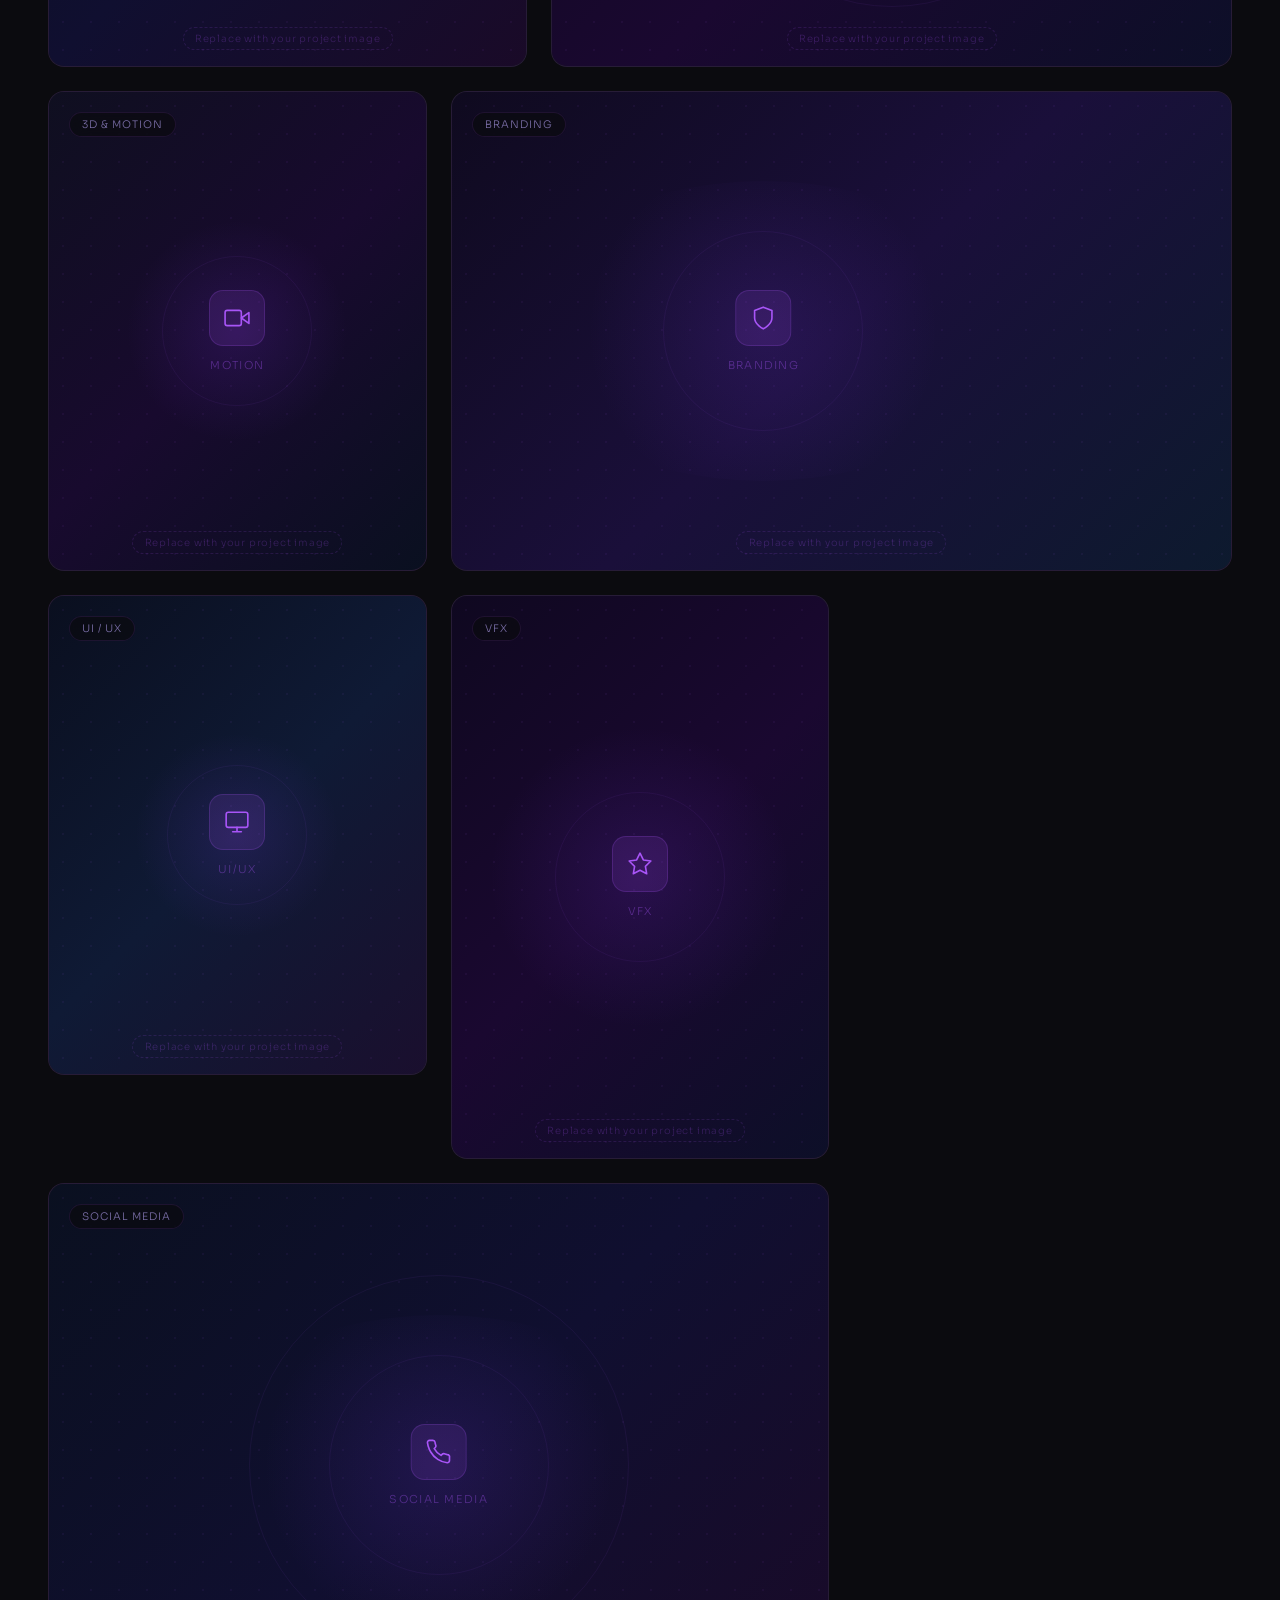
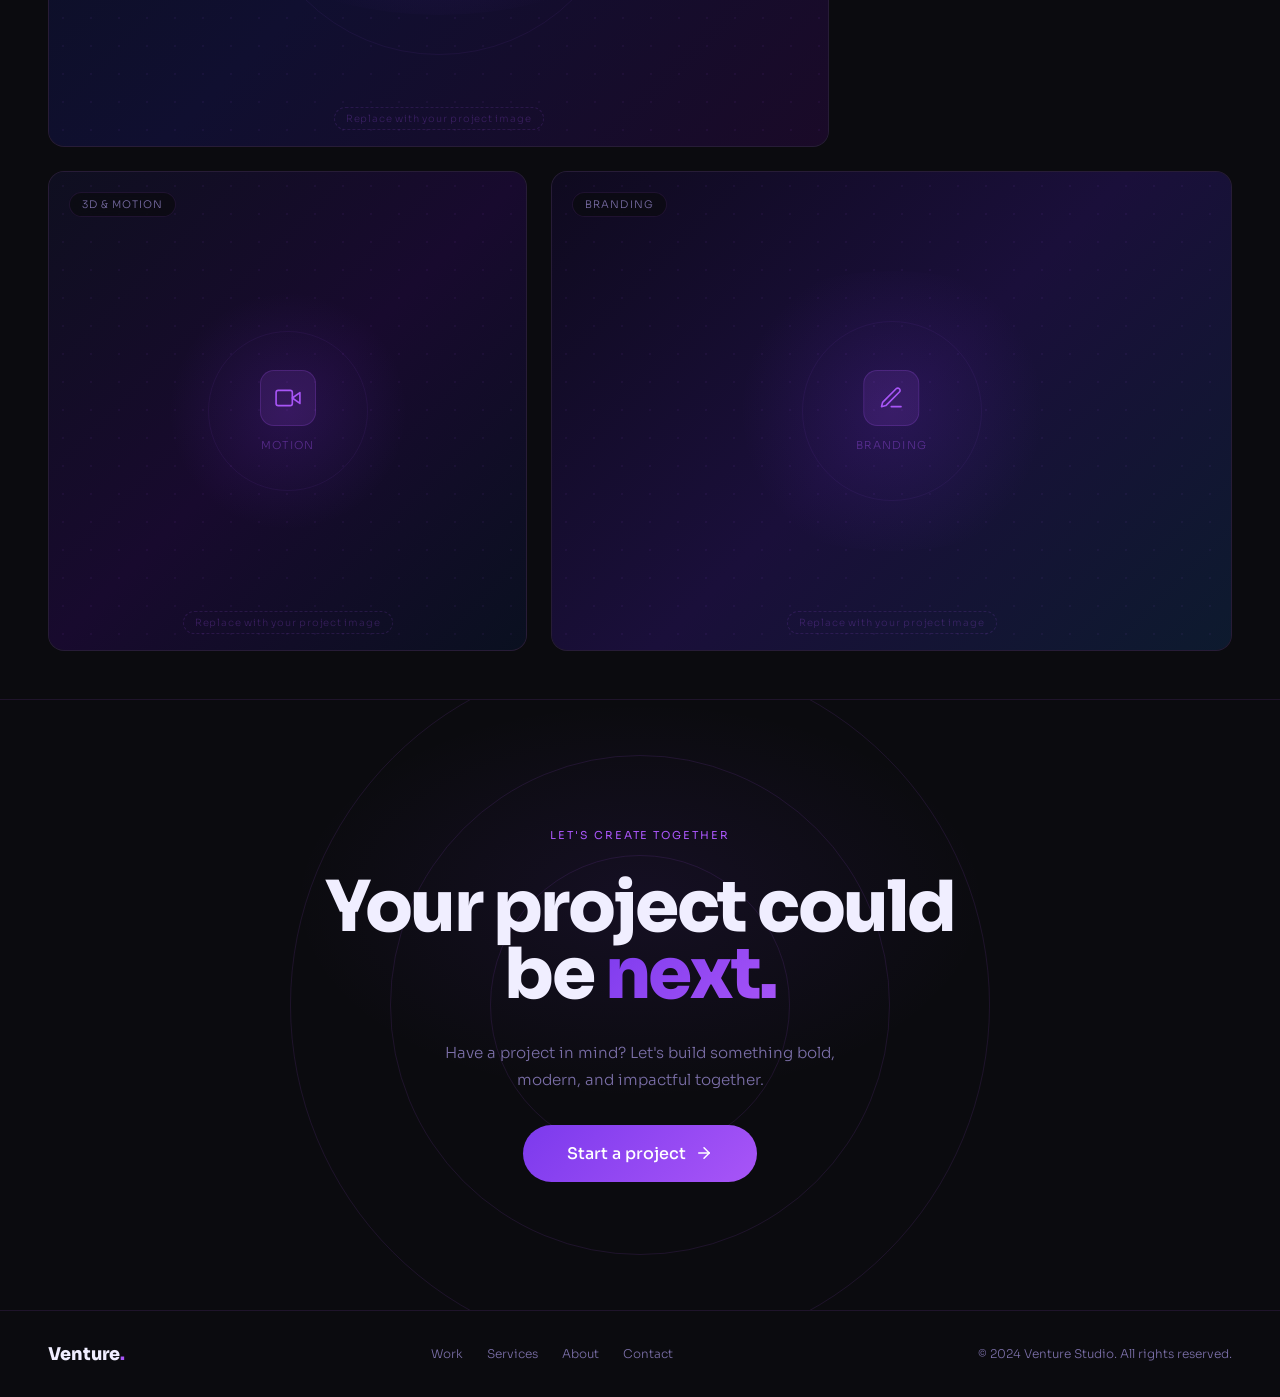
<file: work.html>
<!DOCTYPE html>
<html lang="en">
<head>
<meta charset="UTF-8"/>
<meta name="viewport" content="width=device-width, initial-scale=1.0"/>
<title>Work — Venture Studio</title>
<link href="https://fonts.googleapis.com/css2?family=Sora:wght@100..800&display=swap" rel="stylesheet"/>
<style>
  *, *::before, *::after { box-sizing: border-box; margin: 0; padding: 0; }
  :root {
    --black: #0B0B0F;
    --surface: #14141C;
    --white: #F0EEFF;
    --purple: #7C3AED;
    --violet: #7C3AED;
    --glow: #A855F7;
    --accent-gradient: linear-gradient(135deg, #7C3AED, #A855F7);
    --muted: #7B6FA8;
    --card-bg: #14141C;
    --border: rgba(168,85,247,0.12);
    --border-mid: rgba(168,85,247,0.25);
  }
  html { scroll-behavior: smooth; }
  body { background: var(--black); color: var(--white); font-family: 'Sora', sans-serif; font-weight: 300; overflow-x: hidden; }

  /* ── NAV ── */
  nav {
    position: sticky; top: 0; z-index: 100;
    display: flex; align-items: center; justify-content: space-between;
    padding: 1.25rem 3rem;
    border-bottom: 1px solid var(--border);
    background: rgba(11,11,15,0.92);
    backdrop-filter: blur(16px);
  }
  .nav-logo { font-family: 'Sora', sans-serif; font-weight: 800; font-size: 1.4rem; letter-spacing: -0.02em; color: var(--white); text-decoration: none; }
  .nav-logo span { color: var(--glow); }
  .nav-links { display: flex; gap: 2.5rem; list-style: none; }
  .nav-links a { color: var(--muted); text-decoration: none; font-size: 0.875rem; font-weight: 400; transition: color 0.2s; }
  .nav-links a:hover, .nav-links a.active { color: var(--white); }
  .nav-cta { background: var(--accent-gradient); color: #fff; border: none; padding: 0.6rem 1.4rem; border-radius: 100px; font-family: 'Sora', sans-serif; font-weight: 500; font-size: 0.875rem; cursor: pointer; text-decoration: none; transition: opacity 0.2s, transform 0.15s; display: inline-block; }
  .nav-cta:hover { opacity: 0.88; transform: scale(0.98); }

  /* ── HERO ── */
  .work-hero {
    padding: 7rem 3rem 5rem;
    border-bottom: 1px solid var(--border);
    position: relative; overflow: hidden;
  }
  .work-hero::before {
    content: ''; position: absolute; top: -80px; right: -80px;
    width: 500px; height: 500px; border-radius: 50%;
    background: radial-gradient(circle, rgba(124,58,237,0.10) 0%, transparent 65%);
    pointer-events: none;
  }
  .hero-inner { position: relative; z-index: 1; display: flex; align-items: flex-end; justify-content: space-between; gap: 3rem; flex-wrap: wrap; }
  .eyebrow { font-size: 0.7rem; letter-spacing: 0.18em; text-transform: uppercase; color: var(--glow); margin-bottom: 1.25rem; font-weight: 400; display: flex; align-items: center; gap: 0.75rem; }
  .eyebrow::before { content: ''; display: block; width: 28px; height: 1px; background: var(--glow); }
  .hero-heading { font-family: 'Sora', sans-serif; font-size: clamp(3.5rem, 7vw, 6.5rem); font-weight: 800; letter-spacing: -0.04em; line-height: 0.92; }
  .hero-heading em { font-style: normal; background: var(--accent-gradient); -webkit-background-clip: text; -webkit-text-fill-color: transparent; background-clip: text; }
  .hero-right { display: flex; flex-direction: column; gap: 0.5rem; align-items: flex-end; padding-bottom: 0.5rem; }
  .hero-count { font-family: 'Sora', sans-serif; font-size: 4rem; font-weight: 800; letter-spacing: -0.04em; background: var(--accent-gradient); -webkit-background-clip: text; -webkit-text-fill-color: transparent; background-clip: text; line-height: 1; }
  .hero-count-label { font-size: 0.78rem; color: var(--muted); letter-spacing: 0.08em; text-transform: uppercase; }

  /* ── FILTER BAR ── */
  .filter-bar {
    padding: 1.5rem 3rem;
    border-bottom: 1px solid var(--border);
    display: flex; align-items: center; gap: 0.75rem;
    background: var(--surface);
    position: sticky; top: 65px; z-index: 90;
    overflow-x: auto;
  }
  .filter-btn {
    border: 1px solid var(--border); border-radius: 100px;
    padding: 0.45rem 1.1rem; font-size: 0.78rem; font-family: 'Sora', sans-serif;
    font-weight: 400; color: var(--muted); background: none;
    cursor: pointer; transition: all 0.2s; white-space: nowrap;
    letter-spacing: 0.03em;
  }
  .filter-btn:hover { border-color: var(--border-mid); color: var(--white); }
  .filter-btn.active {
    background: var(--accent-gradient); color: #fff;
    border-color: transparent; font-weight: 500;
  }

  /* ── GRID ── */
  .work-grid-wrap { padding: 3rem; }
  .work-grid {
    display: grid;
    grid-template-columns: repeat(12, 1fr);
    grid-auto-rows: 60px;
    gap: 1.5rem;
  }

  /* Card sizing spans */
  .card-wide  { grid-column: span 8; grid-row: span 7; }
  .card-tall  { grid-column: span 4; grid-row: span 7; }
  .card-med   { grid-column: span 5; grid-row: span 6; }
  .card-med2  { grid-column: span 7; grid-row: span 6; }
  .card-sq    { grid-column: span 4; grid-row: span 6; }
  .card-wide2 { grid-column: span 8; grid-row: span 6; }
  .card-full  { grid-column: span 12; grid-row: span 5; }

  /* Project Card */
  .project-card {
    position: relative; overflow: hidden;
    border-radius: 16px;
    background: var(--surface);
    border: 1px solid var(--border);
    cursor: pointer;
    transition: transform 0.4s cubic-bezier(0.16,1,0.3,1), border-color 0.3s;
  }
  .project-card:hover { transform: translateY(-4px); border-color: var(--border-mid); }
  .project-card:hover .card-overlay { opacity: 1; }
  .project-card:hover .card-info { transform: translateY(0); opacity: 1; }
  .project-card:hover .placeholder-img { transform: scale(1.04); }

  /* Placeholder image area */
  .placeholder-img {
    width: 100%; height: 100%;
    position: absolute; inset: 0;
    display: flex; align-items: center; justify-content: center;
    transition: transform 0.5s cubic-bezier(0.16,1,0.3,1);
    overflow: hidden;
  }
  .placeholder-img svg.bg-svg { position: absolute; inset: 0; width: 100%; height: 100%; }

  /* Each placeholder has a unique style */
  .ph-branding    { background: linear-gradient(135deg, #0f0a1f 0%, #1a0f3a 50%, #0d1a2e 100%); }
  .ph-uiux        { background: linear-gradient(135deg, #0a0f1f 0%, #0f1a35 50%, #1a0f2e 100%); }
  .ph-vfx         { background: linear-gradient(135deg, #0f0820 0%, #1a0830 50%, #0d0f28 100%); }
  .ph-social      { background: linear-gradient(135deg, #0a1020 0%, #100f30 50%, #1a0a28 100%); }
  .ph-motion      { background: linear-gradient(135deg, #0f0f20 0%, #180a2e 50%, #0a1020 100%); }

  /* Placeholder center icon */
  .ph-center {
    position: relative; z-index: 1;
    display: flex; flex-direction: column; align-items: center; gap: 0.75rem;
  }
  .ph-icon {
    width: 56px; height: 56px; border-radius: 14px;
    background: rgba(168,85,247,0.12);
    border: 1px solid rgba(168,85,247,0.2);
    display: flex; align-items: center; justify-content: center;
  }
  .ph-icon svg { width: 26px; height: 26px; stroke: var(--glow); fill: none; stroke-width: 1.5; stroke-linecap: round; stroke-linejoin: round; }
  .ph-label { font-size: 0.68rem; letter-spacing: 0.12em; text-transform: uppercase; color: rgba(168,85,247,0.4); }

  /* Decorative elements inside placeholders */
  .ph-ring {
    position: absolute; border-radius: 50%;
    border: 1px solid rgba(168,85,247,0.07);
    pointer-events: none;
  }
  .ph-dots {
    position: absolute; inset: 0;
    background-image: radial-gradient(rgba(168,85,247,0.06) 1px, transparent 1px);
    background-size: 28px 28px;
  }
  .ph-glow {
    position: absolute; border-radius: 50%;
    background: radial-gradient(circle, rgba(124,58,237,0.15) 0%, transparent 60%);
    pointer-events: none;
  }

  /* Card overlay on hover */
  .card-overlay {
    position: absolute; inset: 0;
    background: linear-gradient(to top, rgba(11,11,15,0.95) 0%, rgba(11,11,15,0.3) 50%, transparent 100%);
    opacity: 0; transition: opacity 0.35s;
    z-index: 2;
  }

  /* Card info */
  .card-info {
    position: absolute; bottom: 0; left: 0; right: 0;
    padding: 1.75rem 1.75rem 1.5rem;
    z-index: 3;
    transform: translateY(10px); opacity: 0;
    transition: transform 0.35s cubic-bezier(0.16,1,0.3,1), opacity 0.35s;
  }
  .card-category {
    font-size: 0.65rem; letter-spacing: 0.15em; text-transform: uppercase;
    color: var(--glow); margin-bottom: 0.4rem; font-weight: 500;
    display: flex; align-items: center; gap: 0.5rem;
  }
  .card-category::before { content: ''; display: block; width: 16px; height: 1px; background: var(--glow); }
  .card-title { font-family: 'Sora', sans-serif; font-size: 1.15rem; font-weight: 700; letter-spacing: -0.02em; margin-bottom: 0.5rem; line-height: 1.2; }
  .card-desc { font-size: 0.78rem; color: var(--muted); line-height: 1.6; }
  .card-arrow {
    position: absolute; top: 1.5rem; right: 1.5rem;
    width: 36px; height: 36px; border-radius: 50%;
    background: var(--accent-gradient);
    display: flex; align-items: center; justify-content: center;
    z-index: 3;
    transform: scale(0.7) rotate(-45deg); opacity: 0;
    transition: transform 0.35s cubic-bezier(0.16,1,0.3,1), opacity 0.35s;
  }
  .project-card:hover .card-arrow { transform: scale(1) rotate(0deg); opacity: 1; }
  .card-arrow svg { width: 16px; height: 16px; stroke: #fff; fill: none; stroke-width: 2; stroke-linecap: round; stroke-linejoin: round; }

  /* Always-visible tag on card */
  .card-tag {
    position: absolute; top: 1.25rem; left: 1.25rem;
    background: rgba(11,11,15,0.7);
    border: 1px solid var(--border);
    border-radius: 100px;
    padding: 0.3rem 0.75rem;
    font-size: 0.65rem; letter-spacing: 0.1em; text-transform: uppercase;
    color: var(--muted); z-index: 3;
    backdrop-filter: blur(8px);
  }

  /* Add image instruction */
  .card-hint {
    position: absolute; bottom: 1rem; left: 50%; transform: translateX(-50%);
    font-size: 0.62rem; color: rgba(168,85,247,0.25); white-space: nowrap;
    z-index: 1; letter-spacing: 0.08em;
    border: 1px dashed rgba(168,85,247,0.15);
    border-radius: 100px; padding: 0.25rem 0.7rem;
  }

  /* Hidden class for filtering */
  .project-card.hidden {
    display: none;
  }

  /* ── FEATURED ROW LABEL ── */
  .row-label {
    padding: 0 3rem 1rem;
    font-size: 0.68rem; letter-spacing: 0.18em; text-transform: uppercase;
    color: var(--muted); display: flex; align-items: center; gap: 0.75rem;
  }
  .row-label::before { content: ''; display: block; width: 20px; height: 1px; background: var(--muted); }

  /* ── CTA ── */
  .cta-section {
    padding: 8rem 3rem; text-align: center;
    display: flex; flex-direction: column; align-items: center; gap: 2rem;
    position: relative; overflow: hidden;
    border-top: 1px solid var(--border);
  }
  .cta-section::before { content: ''; position: absolute; top: 0; left: 50%; transform: translateX(-50%); width: 700px; height: 400px; background: radial-gradient(ellipse, rgba(124,58,237,0.09) 0%, transparent 70%); pointer-events: none; }
  .cta-ring { position: absolute; border-radius: 50%; border: 1px solid var(--border); pointer-events: none; }
  .cta-ring-1 { width: 300px; height: 300px; top: 50%; left: 50%; transform: translate(-50%,-50%); }
  .cta-ring-2 { width: 500px; height: 500px; top: 50%; left: 50%; transform: translate(-50%,-50%); }
  .cta-ring-3 { width: 700px; height: 700px; top: 50%; left: 50%; transform: translate(-50%,-50%); }
  .cta-label { font-size: 0.68rem; letter-spacing: 0.18em; text-transform: uppercase; color: var(--glow); font-weight: 400; position: relative; z-index: 1; }
  .cta-heading { font-family: 'Sora', sans-serif; font-size: clamp(2.5rem, 5.5vw, 5rem); font-weight: 800; letter-spacing: -0.035em; line-height: 0.95; max-width: 640px; position: relative; z-index: 1; }
  .cta-heading em { font-style: normal; background: var(--accent-gradient); -webkit-background-clip: text; -webkit-text-fill-color: transparent; background-clip: text; }
  .cta-sub { font-size: 0.95rem; color: var(--muted); max-width: 420px; line-height: 1.75; position: relative; z-index: 1; }
  .cta-btn { background: var(--accent-gradient); color: #fff; border: none; padding: 1.1rem 2.75rem; border-radius: 100px; font-family: 'Sora', sans-serif; font-weight: 500; font-size: 1rem; cursor: pointer; text-decoration: none; display: inline-flex; align-items: center; gap: 0.6rem; transition: opacity 0.2s, transform 0.15s; position: relative; z-index: 1; }
  .cta-btn:hover { opacity: 0.88; transform: scale(0.98); }
  .cta-btn svg { width: 18px; height: 18px; stroke: #fff; fill: none; stroke-width: 2; stroke-linecap: round; stroke-linejoin: round; }

  /* FOOTER */
  footer { border-top: 1px solid var(--border); padding: 2rem 3rem; display: flex; align-items: center; justify-content: space-between; }
  .footer-logo { font-family: 'Sora', sans-serif; font-weight: 800; font-size: 1.1rem; color: var(--white); text-decoration: none; }
  .footer-logo span { color: var(--glow); }
  .footer-copy { font-size: 0.75rem; color: var(--muted); }
  .footer-links { display: flex; gap: 1.5rem; }
  .footer-links a { font-size: 0.75rem; color: var(--muted); text-decoration: none; transition: color 0.2s; }
  .footer-links a:hover { color: var(--white); }

  /* ANIMATIONS */
  @keyframes fadeUp { from { opacity: 0; transform: translateY(28px); } to { opacity: 1; transform: translateY(0); } }
  .fade-up { opacity: 0; animation: fadeUp 0.7s ease both; }
  .fade-up:nth-child(1) { animation-delay: 0.05s; }
  .fade-up:nth-child(2) { animation-delay: 0.15s; }
  .fade-up:nth-child(3) { animation-delay: 0.25s; }

  /* RESPONSIVE */
  @media (max-width: 1024px) {
    .work-grid { grid-template-columns: repeat(6, 1fr); }
    .card-wide, .card-med2, .card-wide2 { grid-column: span 6; }
    .card-tall, .card-med, .card-sq { grid-column: span 3; }
    .card-full { grid-column: span 6; }
  }
  @media (max-width: 640px) {
    .work-grid { grid-template-columns: 1fr; grid-auto-rows: 280px; }
    .card-wide, .card-tall, .card-med, .card-med2, .card-sq, .card-wide2, .card-full { grid-column: span 1; grid-row: span 1; }
    nav { padding: 1rem 1.5rem; }
    .nav-links { display: none; }
    .work-grid-wrap { padding: 1.5rem; }
    .filter-bar { padding: 1rem 1.5rem; }
    .work-hero { padding: 5rem 1.5rem 3rem; }
    footer { flex-direction: column; gap: 1rem; text-align: center; }
    .cta-section { padding: 5rem 1.5rem; }
  }
</style>
</head>
<body>

<!-- NAV -->
<nav>
  <a class="nav-logo" href="index.html">Venture<span>.</span></a>
  <ul class="nav-links">
    <li><a href="work.html" class="active">Work</a></li>
    <li><a href="services.html">Services</a></li>
    <li><a href="about.html">About</a></li>
    <li><a href="contact.html">Contact</a></li>
  </ul>
  <a class="nav-cta" href="contact.html">Start a project</a>
</nav>

<!-- HERO -->
<section class="work-hero">
  <div class="hero-inner">
    <div>
      <p class="eyebrow fade-up">Our work</p>
      <h1 class="hero-heading fade-up">Selected<br><em>projects.</em></h1>
    </div>
    <div class="hero-right fade-up">
      <span class="hero-count">20+</span>
      <span class="hero-count-label">Projects showcased</span>
    </div>
  </div>
</section>

<!-- FILTER BAR -->
<div class="filter-bar">
  <button class="filter-btn active" onclick="filterWork('all', this)">All</button>
  <button class="filter-btn" onclick="filterWork('branding', this)">Branding</button>
  <button class="filter-btn" onclick="filterWork('uiux', this)">UI / UX</button>
  <button class="filter-btn" onclick="filterWork('vfx', this)">VFX &amp; Motion</button>
  <button class="filter-btn" onclick="filterWork('social', this)">Social Media</button>
  <button class="filter-btn" onclick="filterWork('motion', this)">3D &amp; Motion</button>
</div>

<!-- GRID -->
<div class="work-grid-wrap">
  <div class="work-grid" id="work-grid">

    <!-- 01 Featured — Branding -->
    <div class="project-card card-wide" data-cat="branding">
      <div class="placeholder-img ph-branding">
        <div class="ph-dots"></div>
        <div class="ph-glow" style="width:400px;height:400px;top:-100px;right:-50px;"></div>
        <div class="ph-ring" style="width:260px;height:260px;top:50%;left:60%;transform:translate(-50%,-50%)"></div>
        <div class="ph-ring" style="width:420px;height:420px;top:50%;left:60%;transform:translate(-50%,-50%)"></div>
        <div class="ph-center" style="position:absolute;top:50%;left:60%;transform:translate(-50%,-50%)">
          <div class="ph-icon"><svg viewBox="0 0 24 24"><path d="M12 20h9"/><path d="M16.5 3.5a2.121 2.121 0 0 1 3 3L7 19l-4 1 1-4L16.5 3.5z"/></svg></div>
          <p class="ph-label">Branding</p>
        </div>
      </div>
      <span class="card-tag">Branding</span>
      <div class="card-arrow"><svg viewBox="0 0 24 24"><line x1="5" y1="12" x2="19" y2="12"/><polyline points="12 5 19 12 12 19"/></svg></div>
      <div class="card-overlay"></div>
      <div class="card-info">
        <p class="card-category">Brand Identity</p>
        <h3 class="card-title">Venture Brand System</h3>
        <p class="card-desc">Complete brand identity — logo, typography, colour system and guidelines.</p>
      </div>
      <p class="card-hint">Replace with your project image</p>
    </div>

    <!-- 02 Tall — UI/UX -->
    <div class="project-card card-tall" data-cat="uiux">
      <div class="placeholder-img ph-uiux">
        <div class="ph-dots"></div>
        <div class="ph-glow" style="width:300px;height:300px;top:-60px;left:50%;transform:translateX(-50%)"></div>
        <div class="ph-ring" style="width:180px;height:180px;top:50%;left:50%;transform:translate(-50%,-50%)"></div>
        <div class="ph-center" style="position:absolute;top:50%;left:50%;transform:translate(-50%,-50%)">
          <div class="ph-icon"><svg viewBox="0 0 24 24"><rect x="2" y="3" width="20" height="14" rx="2"/><path d="M8 21h8M12 17v4"/></svg></div>
          <p class="ph-label">UI/UX</p>
        </div>
      </div>
      <span class="card-tag">UI / UX</span>
      <div class="card-arrow"><svg viewBox="0 0 24 24"><line x1="5" y1="12" x2="19" y2="12"/><polyline points="12 5 19 12 12 19"/></svg></div>
      <div class="card-overlay"></div>
      <div class="card-info">
        <p class="card-category">UI Design</p>
        <h3 class="card-title">Dashboard UI</h3>
        <p class="card-desc">Clean and functional dashboard design for a SaaS platform.</p>
      </div>
      <p class="card-hint">Replace with your project image</p>
    </div>

    <!-- 03 Med — Social -->
    <div class="project-card card-med" data-cat="social">
      <div class="placeholder-img ph-social">
        <div class="ph-dots"></div>
        <div class="ph-glow" style="width:280px;height:280px;top:0;left:50%;transform:translateX(-50%)"></div>
        <div class="ph-ring" style="width:160px;height:160px;top:50%;left:50%;transform:translate(-50%,-50%)"></div>
        <div class="ph-center" style="position:absolute;top:50%;left:50%;transform:translate(-50%,-50%)">
          <div class="ph-icon"><svg viewBox="0 0 24 24"><path d="M22 16.92v3a2 2 0 0 1-2.18 2 19.79 19.79 0 0 1-8.63-3.07A19.5 19.5 0 0 1 4.69 12 19.79 19.79 0 0 1 1.65 3.4 2 2 0 0 1 3.62 1.22h3a2 2 0 0 1 2 1.72 12.84 12.84 0 0 0 .7 2.81 2 2 0 0 1-.45 2.11L7.91 8.82a16 16 0 0 0 6.29 6.29l.97-.97a2 2 0 0 1 2.11-.45 12.84 12.84 0 0 0 2.81.7A2 2 0 0 1 22 16.92z"/></svg></div>
          <p class="ph-label">Social</p>
        </div>
      </div>
      <span class="card-tag">Social Media</span>
      <div class="card-arrow"><svg viewBox="0 0 24 24"><line x1="5" y1="12" x2="19" y2="12"/><polyline points="12 5 19 12 12 19"/></svg></div>
      <div class="card-overlay"></div>
      <div class="card-info">
        <p class="card-category">Social Media</p>
        <h3 class="card-title">Instagram Campaign</h3>
        <p class="card-desc">Full content strategy and visual system for a product launch.</p>
      </div>
      <p class="card-hint">Replace with your project image</p>
    </div>

    <!-- 04 Med2 — VFX -->
    <div class="project-card card-med2" data-cat="vfx">
      <div class="placeholder-img ph-vfx">
        <div class="ph-dots"></div>
        <div class="ph-glow" style="width:400px;height:400px;top:50%;left:50%;transform:translate(-50%,-50%)"></div>
        <div class="ph-ring" style="width:200px;height:200px;top:50%;left:50%;transform:translate(-50%,-50%)"></div>
        <div class="ph-ring" style="width:360px;height:360px;top:50%;left:50%;transform:translate(-50%,-50%)"></div>
        <div class="ph-center" style="position:absolute;top:50%;left:50%;transform:translate(-50%,-50%)">
          <div class="ph-icon"><svg viewBox="0 0 24 24"><polygon points="12 2 15.09 8.26 22 9.27 17 14.14 18.18 21.02 12 17.77 5.82 21.02 7 14.14 2 9.27 8.91 8.26 12 2"/></svg></div>
          <p class="ph-label">VFX</p>
        </div>
      </div>
      <span class="card-tag">VFX &amp; Motion</span>
      <div class="card-arrow"><svg viewBox="0 0 24 24"><line x1="5" y1="12" x2="19" y2="12"/><polyline points="12 5 19 12 12 19"/></svg></div>
      <div class="card-overlay"></div>
      <div class="card-info">
        <p class="card-category">VFX</p>
        <h3 class="card-title">Product VFX Reel</h3>
        <p class="card-desc">Cinematic visual effects and compositing for a product ad campaign.</p>
      </div>
      <p class="card-hint">Replace with your project image</p>
    </div>

    <!-- 05 Square — Motion -->
    <div class="project-card card-sq" data-cat="motion">
      <div class="placeholder-img ph-motion">
        <div class="ph-dots"></div>
        <div class="ph-glow" style="width:260px;height:260px;top:50%;left:50%;transform:translate(-50%,-50%)"></div>
        <div class="ph-ring" style="width:150px;height:150px;top:50%;left:50%;transform:translate(-50%,-50%)"></div>
        <div class="ph-center" style="position:absolute;top:50%;left:50%;transform:translate(-50%,-50%)">
          <div class="ph-icon"><svg viewBox="0 0 24 24"><path d="M23 7l-7 5 7 5V7z"/><rect x="1" y="5" width="15" height="14" rx="2"/></svg></div>
          <p class="ph-label">Motion</p>
        </div>
      </div>
      <span class="card-tag">3D &amp; Motion</span>
      <div class="card-arrow"><svg viewBox="0 0 24 24"><line x1="5" y1="12" x2="19" y2="12"/><polyline points="12 5 19 12 12 19"/></svg></div>
      <div class="card-overlay"></div>
      <div class="card-info">
        <p class="card-category">3D Motion</p>
        <h3 class="card-title">3D Brand Animation</h3>
        <p class="card-desc">Looping 3D motion graphic for social media and brand presentations.</p>
      </div>
      <p class="card-hint">Replace with your project image</p>
    </div>

    <!-- 06 Wide2 — Branding -->
    <div class="project-card card-wide2" data-cat="branding">
      <div class="placeholder-img ph-branding">
        <div class="ph-dots"></div>
        <div class="ph-glow" style="width:500px;height:300px;top:50%;left:40%;transform:translate(-50%,-50%)"></div>
        <div class="ph-ring" style="width:200px;height:200px;top:50%;left:40%;transform:translate(-50%,-50%)"></div>
        <div class="ph-center" style="position:absolute;top:50%;left:40%;transform:translate(-50%,-50%)">
          <div class="ph-icon"><svg viewBox="0 0 24 24"><path d="M12 22s8-4 8-10V5l-8-3-8 3v7c0 6 8 10 8 10z"/></svg></div>
          <p class="ph-label">Branding</p>
        </div>
      </div>
      <span class="card-tag">Branding</span>
      <div class="card-arrow"><svg viewBox="0 0 24 24"><line x1="5" y1="12" x2="19" y2="12"/><polyline points="12 5 19 12 12 19"/></svg></div>
      <div class="card-overlay"></div>
      <div class="card-info">
        <p class="card-category">Brand Identity</p>
        <h3 class="card-title">Startup Brand Package</h3>
        <p class="card-desc">Full identity system including logo, colour palette, type system and brand guidelines.</p>
      </div>
      <p class="card-hint">Replace with your project image</p>
    </div>

    <!-- 07 Square — UI/UX -->
    <div class="project-card card-sq" data-cat="uiux">
      <div class="placeholder-img ph-uiux">
        <div class="ph-dots"></div>
        <div class="ph-glow" style="width:240px;height:240px;top:50%;left:50%;transform:translate(-50%,-50%)"></div>
        <div class="ph-ring" style="width:140px;height:140px;top:50%;left:50%;transform:translate(-50%,-50%)"></div>
        <div class="ph-center" style="position:absolute;top:50%;left:50%;transform:translate(-50%,-50%)">
          <div class="ph-icon"><svg viewBox="0 0 24 24"><rect x="2" y="3" width="20" height="14" rx="2"/><path d="M8 21h8M12 17v4"/></svg></div>
          <p class="ph-label">UI/UX</p>
        </div>
      </div>
      <span class="card-tag">UI / UX</span>
      <div class="card-arrow"><svg viewBox="0 0 24 24"><line x1="5" y1="12" x2="19" y2="12"/><polyline points="12 5 19 12 12 19"/></svg></div>
      <div class="card-overlay"></div>
      <div class="card-info">
        <p class="card-category">App Design</p>
        <h3 class="card-title">Mobile App UI</h3>
        <p class="card-desc">Clean and intuitive mobile app interface design with full UX flow.</p>
      </div>
      <p class="card-hint">Replace with your project image</p>
    </div>

    <!-- 08 Tall — VFX -->
    <div class="project-card card-tall" data-cat="vfx">
      <div class="placeholder-img ph-vfx">
        <div class="ph-dots"></div>
        <div class="ph-glow" style="width:300px;height:400px;top:50%;left:50%;transform:translate(-50%,-50%)"></div>
        <div class="ph-ring" style="width:170px;height:170px;top:50%;left:50%;transform:translate(-50%,-50%)"></div>
        <div class="ph-center" style="position:absolute;top:50%;left:50%;transform:translate(-50%,-50%)">
          <div class="ph-icon"><svg viewBox="0 0 24 24"><polygon points="12 2 15.09 8.26 22 9.27 17 14.14 18.18 21.02 12 17.77 5.82 21.02 7 14.14 2 9.27 8.91 8.26 12 2"/></svg></div>
          <p class="ph-label">VFX</p>
        </div>
      </div>
      <span class="card-tag">VFX</span>
      <div class="card-arrow"><svg viewBox="0 0 24 24"><line x1="5" y1="12" x2="19" y2="12"/><polyline points="12 5 19 12 12 19"/></svg></div>
      <div class="card-overlay"></div>
      <div class="card-info">
        <p class="card-category">VFX &amp; Compositing</p>
        <h3 class="card-title">Short Film VFX</h3>
        <p class="card-desc">Visual effects compositing for an independent short film production.</p>
      </div>
      <p class="card-hint">Replace with your project image</p>
    </div>

    <!-- 09 Wide — Social -->
    <div class="project-card card-wide" data-cat="social">
      <div class="placeholder-img ph-social">
        <div class="ph-dots"></div>
        <div class="ph-glow" style="width:500px;height:300px;top:50%;left:50%;transform:translate(-50%,-50%)"></div>
        <div class="ph-ring" style="width:220px;height:220px;top:50%;left:50%;transform:translate(-50%,-50%)"></div>
        <div class="ph-ring" style="width:380px;height:380px;top:50%;left:50%;transform:translate(-50%,-50%)"></div>
        <div class="ph-center" style="position:absolute;top:50%;left:50%;transform:translate(-50%,-50%)">
          <div class="ph-icon"><svg viewBox="0 0 24 24"><path d="M22 16.92v3a2 2 0 0 1-2.18 2 19.79 19.79 0 0 1-8.63-3.07A19.5 19.5 0 0 1 4.69 12 19.79 19.79 0 0 1 1.65 3.4 2 2 0 0 1 3.62 1.22h3a2 2 0 0 1 2 1.72 12.84 12.84 0 0 0 .7 2.81 2 2 0 0 1-.45 2.11L7.91 8.82a16 16 0 0 0 6.29 6.29l.97-.97a2 2 0 0 1 2.11-.45 12.84 12.84 0 0 0 2.81.7A2 2 0 0 1 22 16.92z"/></svg></div>
          <p class="ph-label">Social Media</p>
        </div>
      </div>
      <span class="card-tag">Social Media</span>
      <div class="card-arrow"><svg viewBox="0 0 24 24"><line x1="5" y1="12" x2="19" y2="12"/><polyline points="12 5 19 12 12 19"/></svg></div>
      <div class="card-overlay"></div>
      <div class="card-info">
        <p class="card-category">Social Media</p>
        <h3 class="card-title">Brand Social Presence</h3>
        <p class="card-desc">Full social media visual identity, content grid and story templates.</p>
      </div>
      <p class="card-hint">Replace with your project image</p>
    </div>

    <!-- 10 Med — Motion -->
    <div class="project-card card-med" data-cat="motion">
      <div class="placeholder-img ph-motion">
        <div class="ph-dots"></div>
        <div class="ph-glow" style="width:280px;height:280px;top:50%;left:50%;transform:translate(-50%,-50%)"></div>
        <div class="ph-ring" style="width:160px;height:160px;top:50%;left:50%;transform:translate(-50%,-50%)"></div>
        <div class="ph-center" style="position:absolute;top:50%;left:50%;transform:translate(-50%,-50%)">
          <div class="ph-icon"><svg viewBox="0 0 24 24"><path d="M23 7l-7 5 7 5V7z"/><rect x="1" y="5" width="15" height="14" rx="2"/></svg></div>
          <p class="ph-label">Motion</p>
        </div>
      </div>
      <span class="card-tag">3D &amp; Motion</span>
      <div class="card-arrow"><svg viewBox="0 0 24 24"><line x1="5" y1="12" x2="19" y2="12"/><polyline points="12 5 19 12 12 19"/></svg></div>
      <div class="card-overlay"></div>
      <div class="card-info">
        <p class="card-category">Motion Graphics</p>
        <h3 class="card-title">Motion Title Sequence</h3>
        <p class="card-desc">Animated title sequence designed for a YouTube brand channel.</p>
      </div>
      <p class="card-hint">Replace with your project image</p>
    </div>

    <!-- 11 Med2 — Branding -->
    <div class="project-card card-med2" data-cat="branding">
      <div class="placeholder-img ph-branding">
        <div class="ph-dots"></div>
        <div class="ph-glow" style="width:420px;height:280px;top:50%;left:50%;transform:translate(-50%,-50%)"></div>
        <div class="ph-ring" style="width:180px;height:180px;top:50%;left:50%;transform:translate(-50%,-50%)"></div>
        <div class="ph-center" style="position:absolute;top:50%;left:50%;transform:translate(-50%,-50%)">
          <div class="ph-icon"><svg viewBox="0 0 24 24"><path d="M12 20h9"/><path d="M16.5 3.5a2.121 2.121 0 0 1 3 3L7 19l-4 1 1-4L16.5 3.5z"/></svg></div>
          <p class="ph-label">Branding</p>
        </div>
      </div>
      <span class="card-tag">Branding</span>
      <div class="card-arrow"><svg viewBox="0 0 24 24"><line x1="5" y1="12" x2="19" y2="12"/><polyline points="12 5 19 12 12 19"/></svg></div>
      <div class="card-overlay"></div>
      <div class="card-info">
        <p class="card-category">Brand Identity</p>
        <h3 class="card-title">Restaurant Rebrand</h3>
        <p class="card-desc">Complete visual rebrand for a premium dining concept including menus and signage.</p>
      </div>
      <p class="card-hint">Replace with your project image</p>
    </div>

  </div>
</div>

<!-- CTA -->
<section class="cta-section">
  <div class="cta-ring cta-ring-1"></div>
  <div class="cta-ring cta-ring-2"></div>
  <div class="cta-ring cta-ring-3"></div>
  <p class="cta-label">Let's create together</p>
  <h2 class="cta-heading">Your project could be <em>next.</em></h2>
  <p class="cta-sub">Have a project in mind? Let's build something bold, modern, and impactful together.</p>
  <a class="cta-btn" href="contact.html">
    Start a project
    <svg viewBox="0 0 24 24"><line x1="5" y1="12" x2="19" y2="12"/><polyline points="12 5 19 12 12 19"/></svg>
  </a>
</section>

<footer>
  <a class="footer-logo" href="index.html">Venture<span>.</span></a>
  <div class="footer-links">
    <a href="work.html">Work</a>
    <a href="services.html">Services</a>
    <a href="about.html">About</a>
    <a href="contact.html">Contact</a>
  </div>
  <p class="footer-copy">© 2024 Venture Studio. All rights reserved.</p>
</footer>

<script>
function filterWork(cat, btn) {
  // Update active button
  document.querySelectorAll('.filter-btn').forEach(b => b.classList.remove('active'));
  btn.classList.add('active');

  // Filter cards
  document.querySelectorAll('.project-card').forEach(card => {
    if (cat === 'all' || card.dataset.cat === cat) {
      card.classList.remove('hidden');
    } else {
      card.classList.add('hidden');
    }
  });
}
</script>
</body>
</html>
</file>
